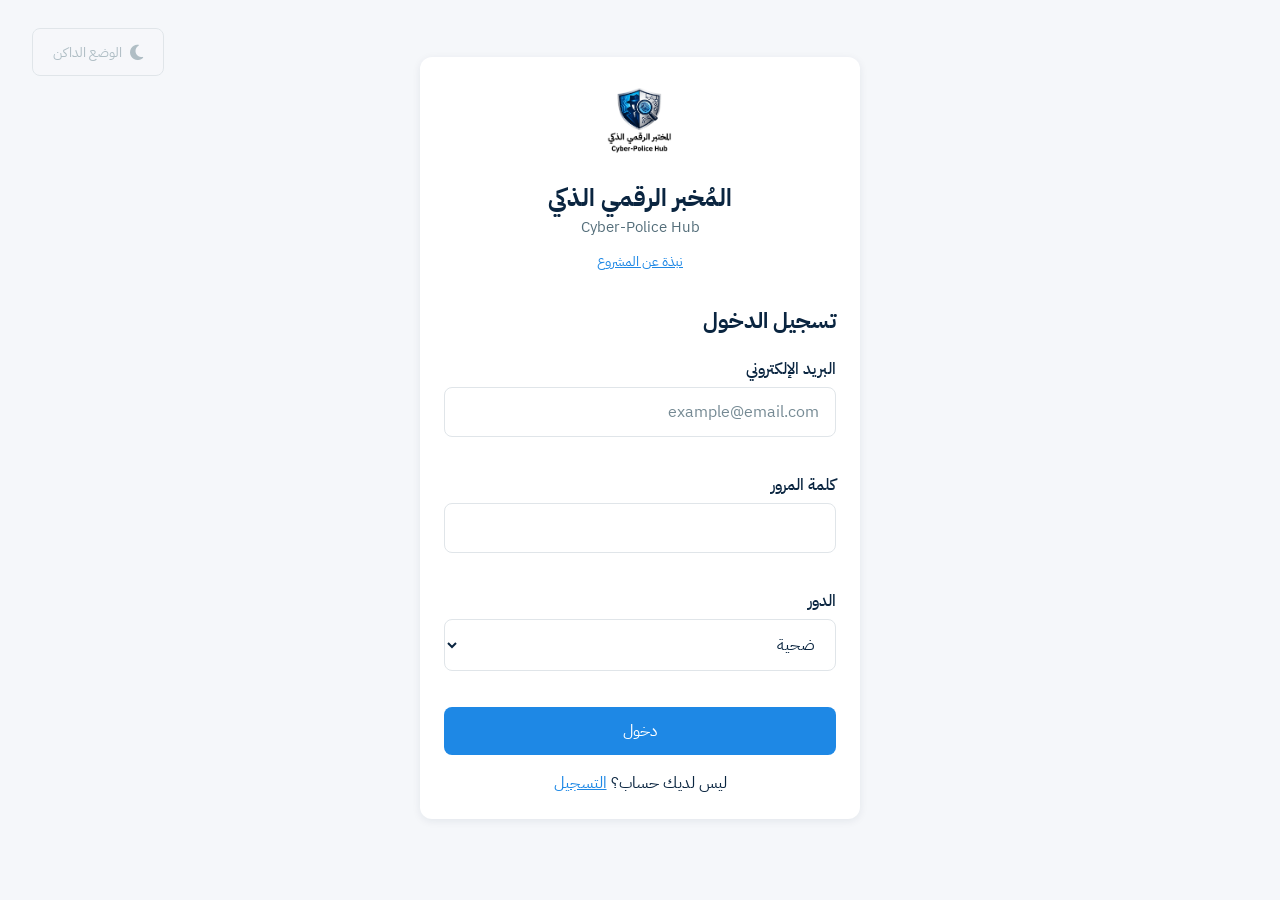
<file: index.html>
<!DOCTYPE html>
<html lang="ar" dir="rtl">
<head>
  <meta charset="UTF-8">
  <meta name="viewport" content="width=device-width, initial-scale=1.0">
  <link rel="stylesheet" href="https://cdnjs.cloudflare.com/ajax/libs/font-awesome/6.5.1/css/all.min.css" crossorigin="anonymous" referrerpolicy="no-referrer" />
  <title>المُخبر الرقمي الذكي – تسجيل الدخول</title>
  <link rel="stylesheet" href="static/css/style.css">
</head>
<body>
  <button class="theme-toggle theme-toggle-float" id="themeToggle" title="تبديل الوضع">
    <span id="themeIcon"></span>
    <span id="themeLabel"></span>
  </button>
  <div class="login-page">
    <div class="login-card card">
      <div class="login-logo">
        <img src="assets/images/Logo.png" alt="الشعار">
        <h1>المُخبر الرقمي الذكي</h1>
        <p>Cyber-Police Hub</p>
        <a href="about.html" class="about-link">نبذة عن المشروع</a>
      </div>
      <div id="loginForm" class="login-form">
        <h2>تسجيل الدخول</h2>
        <div id="loginAlert" class="alert hidden"></div>
        <form id="loginFormEl">
          <div class="form-row">
            <label>البريد الإلكتروني</label>
            <input type="email" name="email" required placeholder="example@email.com">
          </div>
          <div class="form-row">
            <label>كلمة المرور</label>
            <input type="password" name="password" required>
          </div>
          <div class="form-row">
            <label>الدور</label>
            <select name="role" id="loginRole">
              <option value="victim">ضحية</option>
              <option value="investigator">محقق</option>
            </select>
          </div>
          <button type="submit" class="btn btn-primary btn-block">دخول</button>
        </form>
        <p class="switch-form">ليس لديك حساب؟ <a href="#" id="showRegister">التسجيل</a></p>
      </div>
      <div id="registerForm" class="login-form hidden">
        <h2>التسجيل</h2>
        <div id="registerAlert" class="alert hidden"></div>
        <form id="registerFormEl">
          <div class="form-row">
            <label>الاسم الكامل</label>
            <input type="text" name="full_name" required>
          </div>
          <div class="form-row">
            <label>البريد الإلكتروني</label>
            <input type="email" name="email" required>
          </div>
          <div class="form-row">
            <label>كلمة المرور</label>
            <input type="password" name="password" required>
          </div>
          <div class="form-row">
            <label>الدور</label>
            <select name="user_type" id="regRole">
              <option value="victim">ضحية</option>
              <option value="investigator">محقق</option>
            </select>
          </div>
          <div class="form-row" id="regResidencyRow">
            <label>الإقامة</label>
            <select name="residency_status">
              <option value="سعودي">سعودي</option>
              <option value="غير سعودي">غير سعودي</option>
            </select>
          </div>
          <div class="form-row" id="regNationalIdRow">
            <label>رقم الهوية الوطنية</label>
            <input type="text" name="national_id" placeholder="للسعوديين">
          </div>
          <div class="form-row hidden" id="regIqamaRow">
            <label>رقم الإقامة</label>
            <input type="text" name="iqama_number" placeholder="إجباري لغير السعوديين">
          </div>
          <div class="form-row hidden" id="regBadgeRow">
            <label>رقم الشارة</label>
            <input type="text" name="badge_number">
          </div>
          <div class="form-row hidden" id="regDeptRow">
            <label>القسم</label>
            <input type="text" name="department">
          </div>
          <button type="submit" class="btn btn-primary btn-block">تسجيل</button>
        </form>
        <p class="switch-form">لديك حساب؟ <a href="#" id="showLogin">تسجيل الدخول</a></p>
      </div>
    </div>
  </div>

  <style>
    .login-page { min-height: 100vh; display: flex; align-items: center; justify-content: center; padding: 24px; }
    .login-card { max-width: 440px; width: 100%; }
    .login-logo { text-align: center; margin-bottom: 32px; }
    .login-logo img { height: 80px; margin-bottom: 12px; }
    .login-logo h1 { font-size: 1.5rem; color: var(--text-primary); }
    .login-logo p { color: var(--text-secondary); font-size: 0.95rem; }
    .btn-block { width: 100%; }
    .switch-form { text-align: center; margin-top: 16px; }
    .switch-form a { color: var(--tech-blue); }
    .theme-toggle-float { position: fixed; top: 16px; left: 16px; z-index: 200; }
    .about-link { display: inline-block; margin-top: 12px; color: var(--tech-blue); font-size: 0.9rem; }
  </style>

  <script src="static/js/theme.js"></script>
  <script src="static/js/config.js"></script>
  <script src="static/js/auth.js"></script>
  <script src="static/js/login.js"></script>
</body>
</html>
</file>
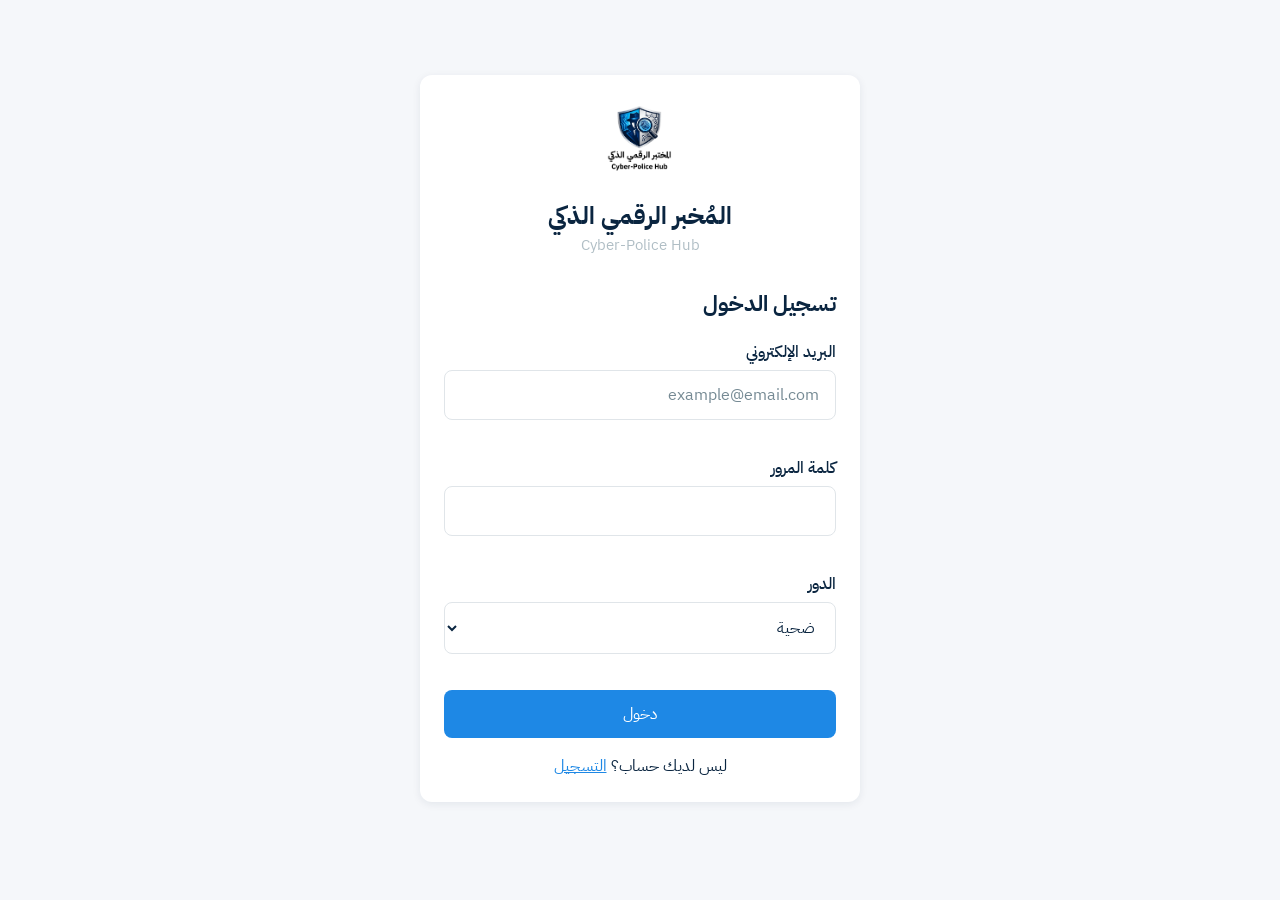
<file: static/index.html>
<!DOCTYPE html>
<html lang="ar" dir="rtl">
<head>
  <meta charset="UTF-8">
  <meta name="viewport" content="width=device-width, initial-scale=1.0">
  <link rel="stylesheet" href="https://cdnjs.cloudflare.com/ajax/libs/font-awesome/6.5.1/css/all.min.css" crossorigin="anonymous" referrerpolicy="no-referrer" />
  <title>المُخبر الرقمي الذكي – تسجيل الدخول</title>
  <link rel="stylesheet" href="css/style.css">
</head>
<body>
  <div class="login-page">
    <div class="login-card card">
      <div class="login-logo">
        <img src="../assets/images/Logo.png" alt="الشعار">
        <h1>المُخبر الرقمي الذكي</h1>
        <p>Cyber-Police Hub</p>
      </div>
      <div id="loginForm" class="login-form">
        <h2>تسجيل الدخول</h2>
        <div id="loginAlert" class="alert hidden"></div>
        <form id="loginFormEl">
          <div class="form-row">
            <label>البريد الإلكتروني</label>
            <input type="email" name="email" required placeholder="example@email.com">
          </div>
          <div class="form-row">
            <label>كلمة المرور</label>
            <input type="password" name="password" required>
          </div>
          <div class="form-row">
            <label>الدور</label>
            <select name="role" id="loginRole">
              <option value="victim">ضحية</option>
              <option value="investigator">محقق</option>
            </select>
          </div>
          <button type="submit" class="btn btn-primary btn-block">دخول</button>
        </form>
        <p class="switch-form">ليس لديك حساب؟ <a href="#" id="showRegister">التسجيل</a></p>
      </div>
      <div id="registerForm" class="login-form hidden">
        <h2>التسجيل</h2>
        <div id="registerAlert" class="alert hidden"></div>
        <form id="registerFormEl">
          <div class="form-row">
            <label>الاسم الكامل</label>
            <input type="text" name="full_name" required>
          </div>
          <div class="form-row">
            <label>البريد الإلكتروني</label>
            <input type="email" name="email" required>
          </div>
          <div class="form-row">
            <label>كلمة المرور</label>
            <input type="password" name="password" required>
          </div>
          <div class="form-row">
            <label>الدور</label>
            <select name="user_type" id="regRole">
              <option value="victim">ضحية</option>
              <option value="investigator">محقق</option>
            </select>
          </div>
          <div class="form-row" id="regResidencyRow">
            <label>الإقامة</label>
            <select name="residency_status">
              <option value="سعودي">سعودي</option>
              <option value="غير سعودي">غير سعودي</option>
            </select>
          </div>
          <div class="form-row" id="regNationalIdRow">
            <label>رقم الهوية الوطنية</label>
            <input type="text" name="national_id" placeholder="للسعوديين">
          </div>
          <div class="form-row hidden" id="regIqamaRow">
            <label>رقم الإقامة</label>
            <input type="text" name="iqama_number" placeholder="إجباري لغير السعوديين">
          </div>
          <div class="form-row hidden" id="regBadgeRow">
            <label>رقم الشارة</label>
            <input type="text" name="badge_number">
          </div>
          <div class="form-row hidden" id="regDeptRow">
            <label>القسم</label>
            <input type="text" name="department">
          </div>
          <button type="submit" class="btn btn-primary btn-block">تسجيل</button>
        </form>
        <p class="switch-form">لديك حساب؟ <a href="#" id="showLogin">تسجيل الدخول</a></p>
      </div>
    </div>
  </div>

  <style>
    .login-page { min-height: 100vh; display: flex; align-items: center; justify-content: center; padding: 24px; }
    .login-card { max-width: 440px; width: 100%; }
    .login-logo { text-align: center; margin-bottom: 32px; }
    .login-logo img { height: 80px; margin-bottom: 12px; }
    .login-logo h1 { font-size: 1.5rem; color: var(--dark-blue); }
    .login-logo p { color: var(--silver); font-size: 0.95rem; }
    .btn-block { width: 100%; }
    .switch-form { text-align: center; margin-top: 16px; }
    .switch-form a { color: var(--tech-blue); }
  </style>

  <script src="js/config.js"></script>
  <script src="js/auth.js"></script>
  <script src="js/login.js"></script>
</body>
</html>
</file>
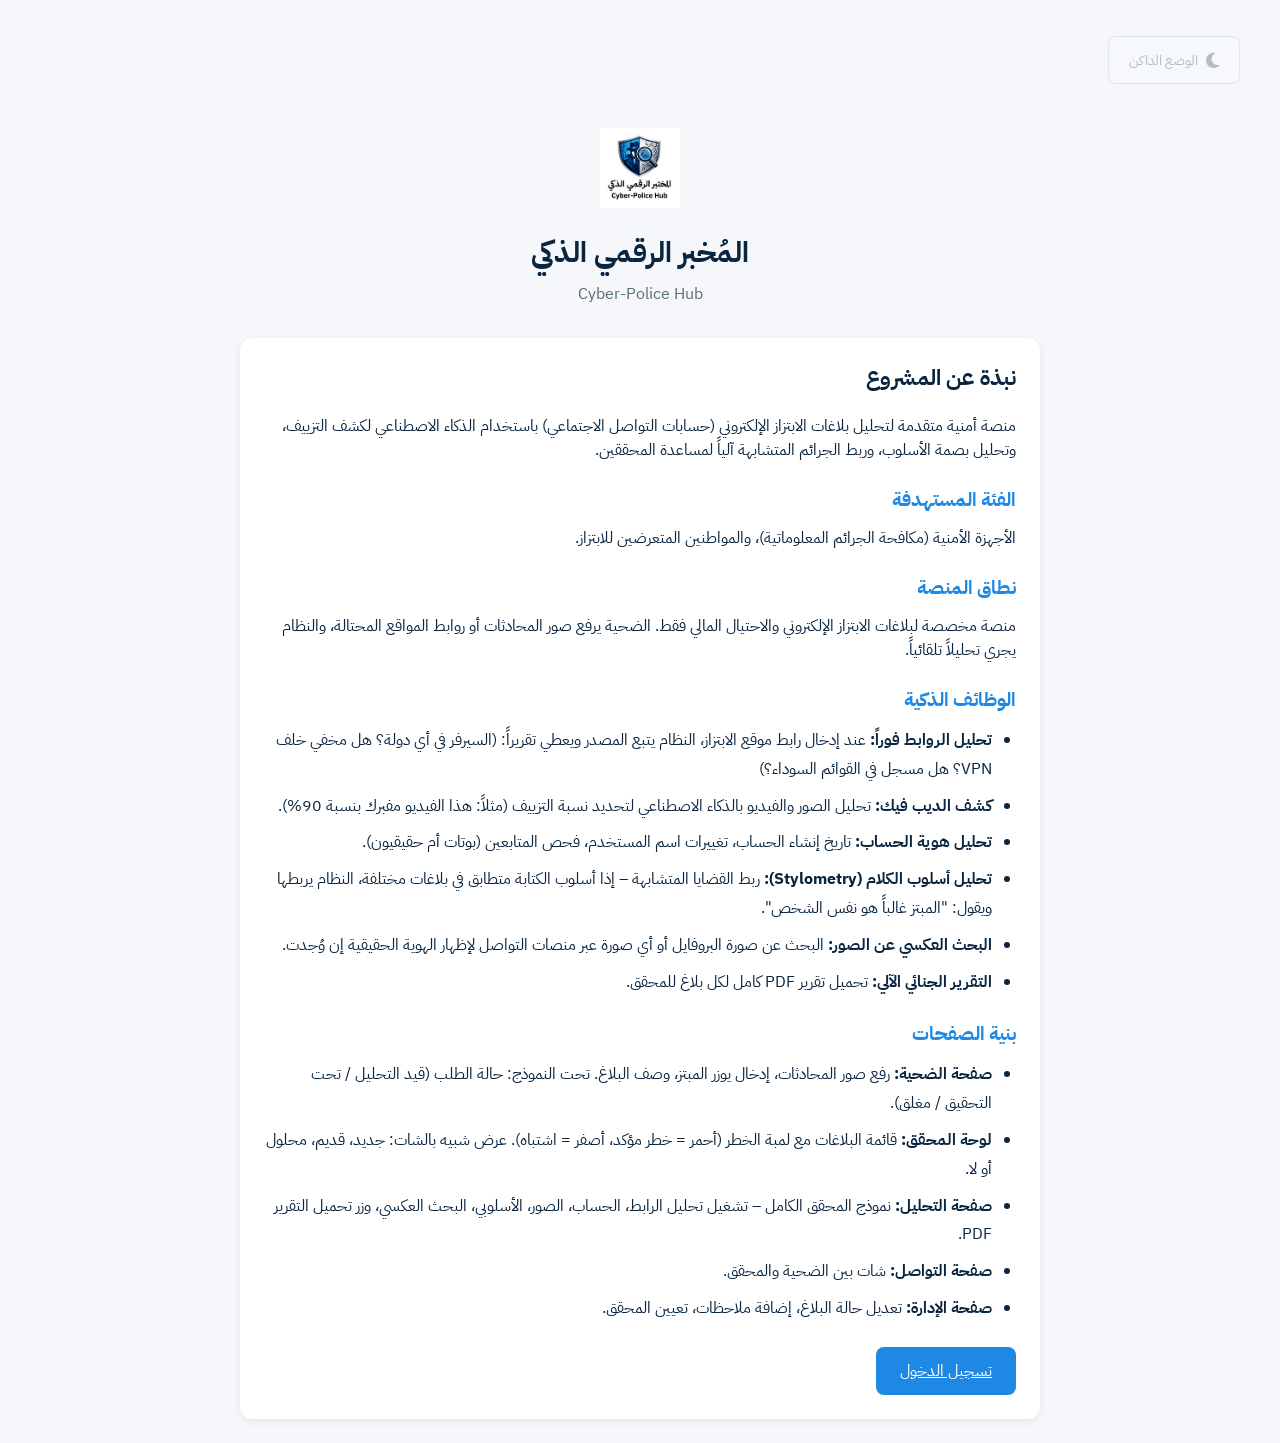
<file: about.html>
<!DOCTYPE html>
<html lang="ar" dir="rtl">
<head>
  <meta charset="UTF-8">
  <meta name="viewport" content="width=device-width, initial-scale=1.0">
  <link rel="stylesheet" href="https://cdnjs.cloudflare.com/ajax/libs/font-awesome/6.5.1/css/all.min.css" crossorigin="anonymous" referrerpolicy="no-referrer" />
  <title>نبذة عن المشروع – المُخبر الرقمي الذكي</title>
  <link rel="stylesheet" href="static/css/style.css">
</head>
<body>
  <div class="about-page">
    <button class="theme-toggle theme-toggle-float" id="themeToggle" title="تبديل الوضع">
      <span id="themeIcon"></span>
      <span id="themeLabel"></span>
    </button>
    <header class="about-header">
      <img src="assets/images/Logo.png" alt="الشعار">
      <h1>المُخبر الرقمي الذكي</h1>
      <p>Cyber-Police Hub</p>
    </header>
    <main class="about-content card">
      <h2>نبذة عن المشروع</h2>
      <p>منصة أمنية متقدمة لتحليل بلاغات الابتزاز الإلكتروني (حسابات التواصل الاجتماعي) باستخدام الذكاء الاصطناعي لكشف التزييف، وتحليل بصمة الأسلوب، وربط الجرائم المتشابهة آلياً لمساعدة المحققين.</p>

      <h3>الفئة المستهدفة</h3>
      <p>الأجهزة الأمنية (مكافحة الجرائم المعلوماتية)، والمواطنين المتعرضين للابتزاز.</p>

      <h3>نطاق المنصة</h3>
      <p>منصة مخصصة لبلاغات الابتزاز الإلكتروني والاحتيال المالي فقط. الضحية يرفع صور المحادثات أو روابط المواقع المحتالة، والنظام يجري تحليلاً تلقائياً.</p>

      <h3>الوظائف الذكية</h3>
      <ul>
        <li><strong>تحليل الروابط فوراً:</strong> عند إدخال رابط موقع الابتزاز، النظام يتبع المصدر ويعطي تقريراً: (السيرفر في أي دولة؟ هل مخفي خلف VPN؟ هل مسجل في القوائم السوداء؟)</li>
        <li><strong>كشف الديب فيك:</strong> تحليل الصور والفيديو بالذكاء الاصطناعي لتحديد نسبة التزييف (مثلاً: هذا الفيديو مفبرك بنسبة 90%).</li>
        <li><strong>تحليل هوية الحساب:</strong> تاريخ إنشاء الحساب، تغييرات اسم المستخدم، فحص المتابعين (بوتات أم حقيقيون).</li>
        <li><strong>تحليل أسلوب الكلام (Stylometry):</strong> ربط القضايا المتشابهة – إذا أسلوب الكتابة متطابق في بلاغات مختلفة، النظام يربطها ويقول: "المبتز غالباً هو نفس الشخص".</li>
        <li><strong>البحث العكسي عن الصور:</strong> البحث عن صورة البروفايل أو أي صورة عبر منصات التواصل لإظهار الهوية الحقيقية إن وُجدت.</li>
        <li><strong>التقرير الجنائي الآلي:</strong> تحميل تقرير PDF كامل لكل بلاغ للمحقق.</li>
      </ul>

      <h3>بنية الصفحات</h3>
      <ul>
        <li><strong>صفحة الضحية:</strong> رفع صور المحادثات، إدخال يوزر المبتز، وصف البلاغ. تحت النموذج: حالة الطلب (قيد التحليل / تحت التحقيق / مغلق).</li>
        <li><strong>لوحة المحقق:</strong> قائمة البلاغات مع لمبة الخطر (أحمر = خطر مؤكد، أصفر = اشتباه). عرض شبيه بالشات: جديد، قديم، محلول أو لا.</li>
        <li><strong>صفحة التحليل:</strong> نموذج المحقق الكامل – تشغيل تحليل الرابط، الحساب، الصور، الأسلوبي، البحث العكسي، وزر تحميل التقرير PDF.</li>
        <li><strong>صفحة التواصل:</strong> شات بين الضحية والمحقق.</li>
        <li><strong>صفحة الإدارة:</strong> تعديل حالة البلاغ، إضافة ملاحظات، تعيين المحقق.</li>
      </ul>

      <a href="index.html" class="btn btn-primary">تسجيل الدخول</a>
    </main>
  </div>

  <style>
    .about-page { min-height: 100vh; padding: 24px; }
    .about-header { text-align: center; padding: 32px 0; }
    .about-header img { height: 80px; margin-bottom: 16px; }
    .about-header h1 { font-size: 1.8rem; color: var(--text-primary); margin-bottom: 8px; }
    .about-header p { color: var(--text-secondary); }
    .about-content { max-width: 800px; margin: 0 auto; }
    .about-content h3 { margin: 24px 0 12px; color: var(--tech-blue); }
    .about-content ul { margin: 12px 0 24px; padding-right: 24px; line-height: 1.8; }
    .about-content li { margin-bottom: 8px; }
  </style>

  <script src="static/js/theme.js"></script>
</body>
</html>
</file>
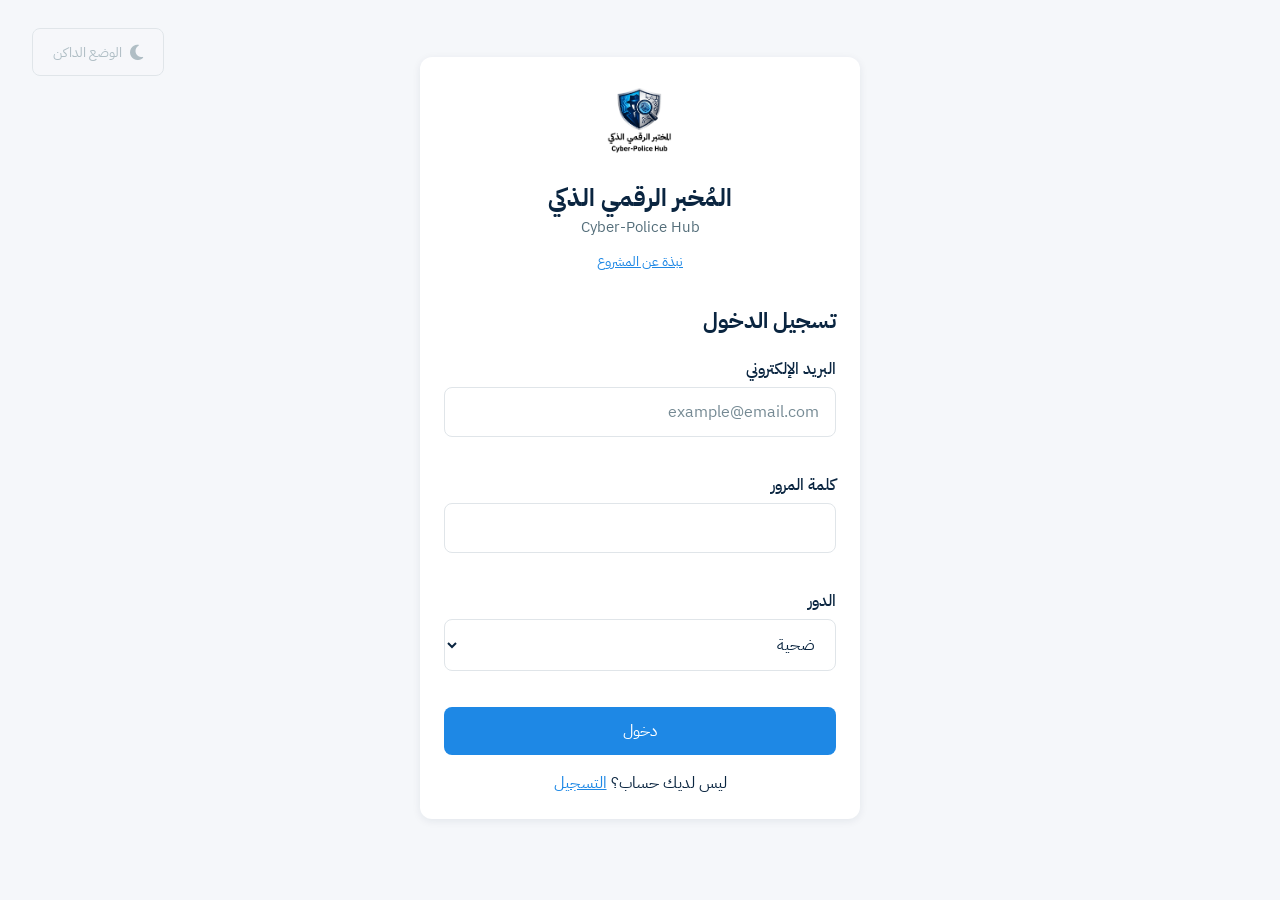
<file: admin.html>
<!DOCTYPE html>
<html lang="ar" dir="rtl">
<head>
  <meta charset="UTF-8">
  <meta name="viewport" content="width=device-width, initial-scale=1.0">
  <link rel="stylesheet" href="https://cdnjs.cloudflare.com/ajax/libs/font-awesome/6.5.1/css/all.min.css" crossorigin="anonymous" referrerpolicy="no-referrer" />
  <title>صفحة الإدارة – المُخبر الرقمي الذكي</title>
  <link rel="stylesheet" href="static/css/style.css">
</head>
<body>
  <button class="mobile-menu-btn" id="sidebarToggle" aria-label="القائمة"><i class="fa-solid fa-bars" aria-hidden="true"></i></button>
  <div id="sidebarOverlay" class="sidebar-overlay hidden"></div>
  <aside class="sidebar">
    <div class="sidebar-logo">
      <img src="assets/images/Logo.png" alt="الشعار">
      <h1>الإدارة</h1>
    </div>
    <button class="theme-toggle" id="themeToggle">
      <span id="themeIcon"></span>
      <span id="themeLabel">الوضع الداكن</span>
    </button>
    <div class="sidebar-notif">
      <button type="button" class="notif-bell" id="notifBell" aria-label="الإشعارات"><i class="fa-solid fa-bell" aria-hidden="true"></i><span id="notifBadge" class="notif-badge hidden">0</span></button>
      <div id="notifPanel" class="notif-panel hidden">
        <div class="notif-panel-head">
          <span>الإشعارات</span>
          <button type="button" class="notif-mark-all" id="notifMarkAll">تعليم الكل كمقروء</button>
        </div>
        <div id="notifList" class="notif-list"></div>
      </div>
    </div>
    <nav class="sidebar-nav">
      <a href="investigator.html">البلاغات</a>
      <a href="admin.html" class="active">الإدارة</a>
      <a href="about.html">نبذة عن المشروع</a>
      <a href="#" id="logout">تسجيل الخروج</a>
    </nav>
  </aside>
  <main class="main-content">
    <div class="card">
      <h2>إدارة البلاغات</h2>
      <div id="adminReportSelect">
        <label>اختر البلاغ</label>
        <select id="reportSelect">
          <option value="">-- اختر --</option>
        </select>
      </div>
      <div id="adminForm" class="hidden">
        <div class="form-row">
          <label>حالة البلاغ</label>
          <select id="statusSelect">
            <option value="قيد الانتظار">قيد الانتظار</option>
            <option value="تحت التحقيق">تحت التحقيق</option>
            <option value="منتهي">منتهي</option>
          </select>
        </div>
        <div class="form-row">
          <label>مرحلة القضية</label>
          <input type="text" id="caseStage" placeholder="مثال: التحقق من الهوية">
        </div>
        <div class="form-row">
          <label>ملاحظات تحقيق</label>
          <textarea id="notes" rows="4" placeholder="أضف ملاحظات..."></textarea>
        </div>
        <div class="form-row">
          <label>المحقق</label>
          <select id="investigatorSelect">
            <option value="">-- تعيين محقق --</option>
          </select>
        </div>
        <button class="btn btn-primary" id="saveBtn">حفظ التحديثات</button>
      </div>
    </div>
  </main>

  <script src="static/js/theme.js"></script>
  <script src="static/js/config.js"></script>
  <script src="static/js/auth.js"></script>
  <script src="static/js/notifications.js"></script>
  <script src="static/js/admin.js"></script>
</body>
</html>
</file>
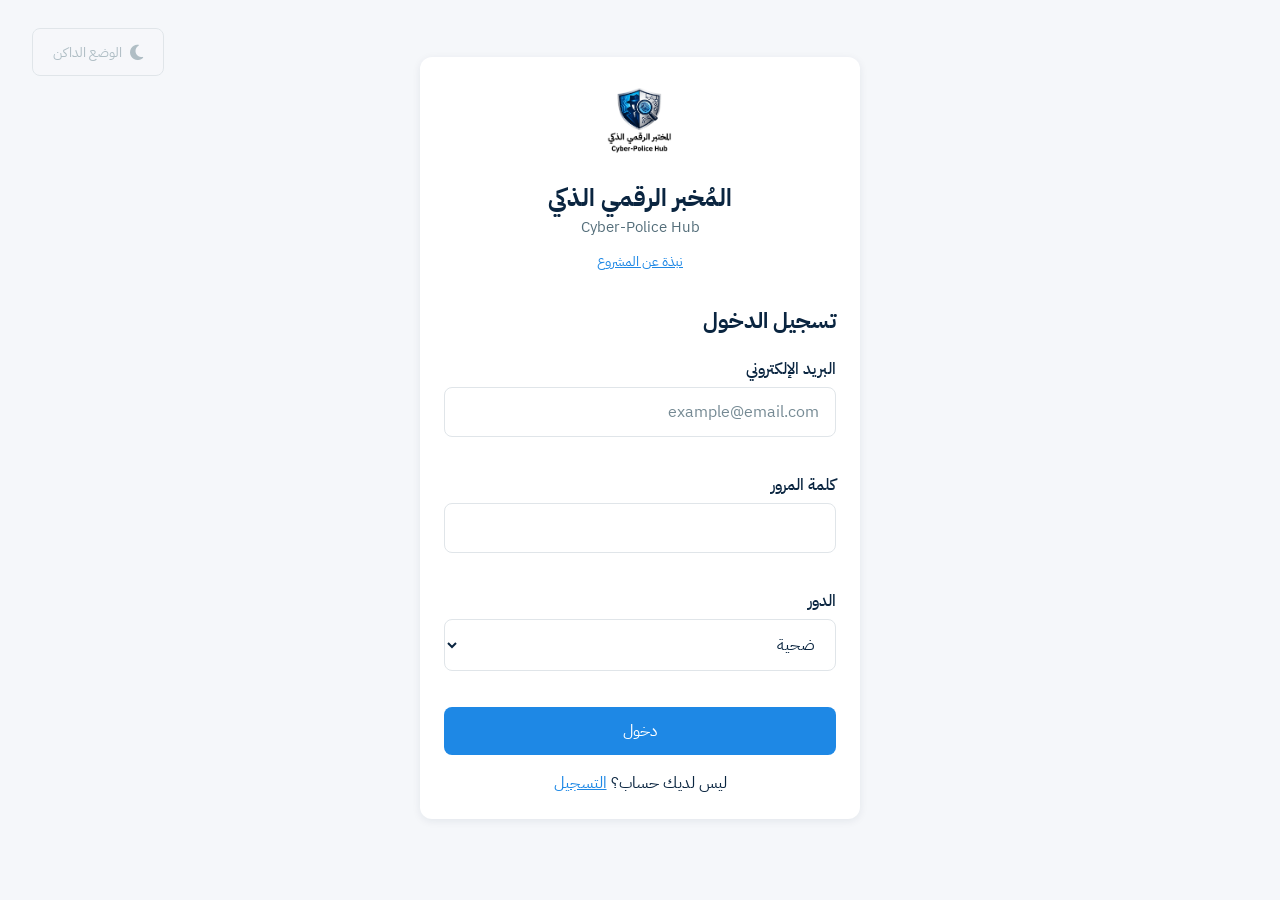
<file: analysis.html>
<!DOCTYPE html>
<html lang="ar" dir="rtl">
<head>
  <meta charset="UTF-8">
  <meta name="viewport" content="width=device-width, initial-scale=1.0">
  <link rel="stylesheet" href="https://cdnjs.cloudflare.com/ajax/libs/font-awesome/6.5.1/css/all.min.css" crossorigin="anonymous" referrerpolicy="no-referrer" />
  <title>صفحة التحليل – المُخبر الرقمي الذكي</title>
  <link rel="stylesheet" href="static/css/style.css">
</head>
<body>
  <button class="mobile-menu-btn" id="sidebarToggle" aria-label="القائمة"><i class="fa-solid fa-bars" aria-hidden="true"></i></button>
  <div id="sidebarOverlay" class="sidebar-overlay hidden"></div>
  <aside class="sidebar">
    <div class="sidebar-logo">
      <img src="assets/images/Logo.png" alt="الشعار">
      <h1>صفحة التحليل</h1>
    </div>
    <button class="theme-toggle" id="themeToggle">
      <span id="themeIcon"></span>
      <span id="themeLabel">الوضع الداكن</span>
    </button>
    <div class="sidebar-notif">
      <button type="button" class="notif-bell" id="notifBell" aria-label="الإشعارات"><i class="fa-solid fa-bell" aria-hidden="true"></i><span id="notifBadge" class="notif-badge hidden">0</span></button>
      <div id="notifPanel" class="notif-panel hidden">
        <div class="notif-panel-head">
          <span>الإشعارات</span>
          <button type="button" class="notif-mark-all" id="notifMarkAll">تعليم الكل كمقروء</button>
        </div>
        <div id="notifList" class="notif-list"></div>
      </div>
    </div>
    <nav class="sidebar-nav">
      <a href="#" id="backLink">رجوع</a>
      <a href="chat.html" id="chatLink">التواصل</a>
      <a href="about.html">نبذة عن المشروع</a>
      <a href="#" id="logout">تسجيل الخروج</a>
    </nav>
  </aside>
  <main class="main-content">
    <div id="reportInfo" class="card"></div>

    <div id="investigatorStatusCard" class="card investigator-status-card hidden">
      <h2>حالة البلاغ (للمحقق)</h2>
      <p class="tools-desc">لا تُسجَّل أي تغييرات في الخادم حتى تضغط «حفظ الحالة». مجرد فتح هذه الصفحة لا يغيّر حالة البلاغ للضحية.</p>
      <div class="form-row">
        <label for="reportStatusSelect">الحالة الظاهرة للمبلّغ عن البلاغ</label>
        <select id="reportStatusSelect">
          <option value="قيد الانتظار">قيد الانتظار</option>
          <option value="تحت التحقيق">تحت التحقيق</option>
          <option value="منتهي">منتهي</option>
        </select>
      </div>
      <button type="button" class="btn btn-primary" id="saveReportStatusBtn">حفظ الحالة</button>
      <p id="statusSaveFeedback" class="form-hint hidden" role="status"></p>
    </div>

    <!-- نموذج الذكاء الاصطناعي المدرب -->
    <div class="card ai-model-card">
      <div class="ai-model-header">
        <span class="ai-model-badge">نموذج الذكاء الاصطناعي المدرب</span>
        <h2>التحليل الذكي الآلي</h2>
        <p>تحليل تلقائي يعتمد على نماذج مدربة لكشف التزييف، تحليل الأسلوب، ورصد التهديدات</p>
      </div>
      <div id="aiModelOutput" class="ai-model-output">
        <div class="ai-loading">جاري تحميل التوصيات الذكية...</div>
      </div>
    </div>

    <!-- نموذج المحقق للتحليل -->
    <div class="card analysis-tools-card">
      <h2>نموذج التحليل – أدوات المحقق</h2>
      <p class="tools-desc">قم بتشغيل أدوات التحليل على بيانات البلاغ أو أدخل بيانات جديدة</p>

      <div class="analysis-tabs">
        <button class="analysis-tab active" data-tab="link">تحليل الرابط</button>
        <button class="analysis-tab" data-tab="account">تحليل الحساب</button>
        <button class="analysis-tab" data-tab="image">كشف الديب فيك / الصور</button>
        <button class="analysis-tab" data-tab="stylometry">التحليل الأسلوبي</button>
        <button class="analysis-tab" data-tab="reverse">البحث العكسي</button>
      </div>

      <div id="tabLink" class="analysis-tab-content active">
        <h3>تحليل الرابط فوراً</h3>
        <p>تتبع مصدر الرابط: دولة السيرفر، VPN، القوائم السوداء</p>
        <div class="form-inline-row">
          <input type="text" id="linkInput" placeholder="https://... أو رابط الموقع">
          <button type="button" class="btn btn-primary" id="runLinkAnalysis">تشغيل التحليل</button>
        </div>
        <div id="linkResult" class="analysis-result hidden"></div>
      </div>

      <div id="tabAccount" class="analysis-tab-content">
        <h3>تحليل هوية الحساب</h3>
        <p>تاريخ الإنشاء، تغييرات اليوزر، المتابعين (بوتات أم حقيقيون)</p>
        <div class="form-row">
          <input type="text" id="accountUsername" placeholder="@username أو اسم المستخدم">
          <select id="accountPlatform">
            <option value="إنستقرام">إنستقرام</option>
            <option value="تويتر">تويتر</option>
            <option value="تيليجرام">تيليجرام</option>
          </select>
          <button type="button" class="btn btn-primary" id="runAccountAnalysis">تشغيل التحليل</button>
        </div>
        <div id="accountResult" class="analysis-result hidden"></div>
      </div>

      <div id="tabImage" class="analysis-tab-content">
        <h3>كشف التزييف (Deepfake) واستخراج EXIF</h3>
        <p>تحليل البكسلات للتأكد من صحة الصورة، استخراج البيانات المخفية</p>
        <div class="form-row">
          <input type="file" id="imageInput" accept="image/*">
          <button type="button" class="btn btn-primary" id="runImageAnalysis">تشغيل التحليل</button>
        </div>
        <div id="imageResult" class="analysis-result hidden"></div>
      </div>

      <div id="tabStylometry" class="analysis-tab-content">
        <h3>تحليل أسلوب الكلام (Stylometry)</h3>
        <p>اللهجة، الكلمات المتكررة، الأخطاء الإملائية – ربط القضايا المتشابهة</p>
        <div class="form-row">
          <textarea id="stylometryInput" rows="5" placeholder="النص المستخرج من صور المحادثة (OCR) أو الصق النص هنا"></textarea>
          <button type="button" class="btn btn-primary" id="runStylometryAnalysis">تشغيل التحليل</button>
        </div>
        <div id="stylometryResult" class="analysis-result hidden"></div>
      </div>

      <div id="tabReverse" class="analysis-tab-content">
        <h3>البحث العكسي عن الصور</h3>
        <p>البحث عن صورة البروفايل في منصات التواصل (تويتر، فيسبوك، لينكد إن)</p>
        <div class="form-row">
          <input type="file" id="reverseImageInput" accept="image/*">
          <button type="button" class="btn btn-primary" id="runReverseAnalysis">تشغيل البحث</button>
        </div>
        <div id="reverseResult" class="analysis-result hidden"></div>
      </div>
    </div>

    <!-- نتائج التحليل المحفوظة -->
    <div class="card">
      <h2>نتائج التحليل المحفوظة</h2>
      <div id="savedAnalyses"></div>
    </div>

    <!-- التقرير الجنائي الآلي -->
    <div class="card">
      <h2>التقرير الجنائي الآلي</h2>
      <p>تحميل تقرير PDF كامل يحتوي على جميع نتائج التحليل</p>
      <button class="btn btn-primary btn-download" id="generatePdf">تحميل التقرير PDF</button>
    </div>
  </main>

  <script src="static/js/theme.js"></script>
  <script src="static/js/config.js"></script>
  <script src="static/js/auth.js"></script>
  <script src="static/js/notifications.js"></script>
  <script src="static/js/analysis.js"></script>
</body>
</html>
</file>
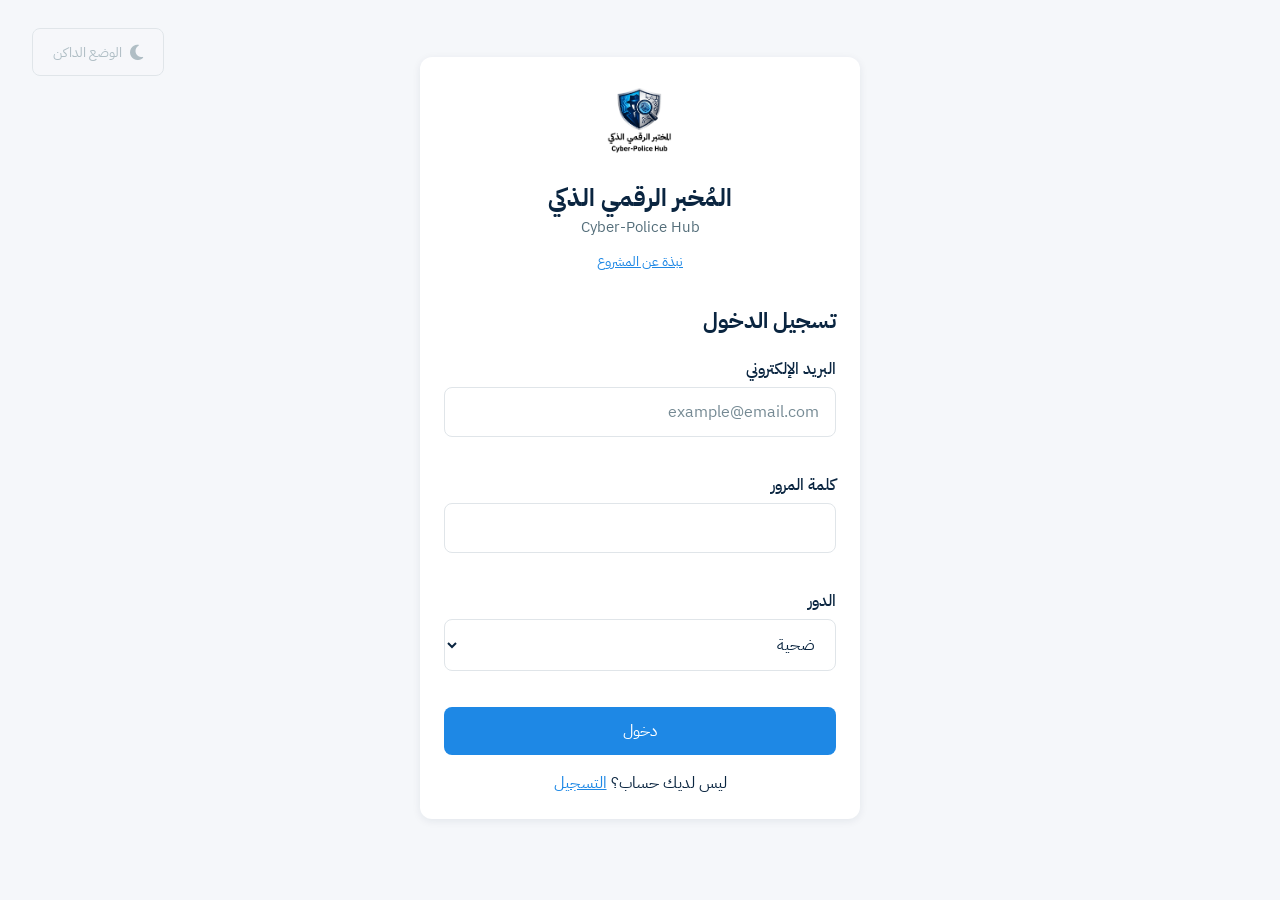
<file: chat.html>
<!DOCTYPE html>
<html lang="ar" dir="rtl">
<head>
  <meta charset="UTF-8">
  <meta name="viewport" content="width=device-width, initial-scale=1.0">
  <link rel="stylesheet" href="https://cdnjs.cloudflare.com/ajax/libs/font-awesome/6.5.1/css/all.min.css" crossorigin="anonymous" referrerpolicy="no-referrer" />
  <title>صفحة التواصل – المُخبر الرقمي الذكي</title>
  <link rel="stylesheet" href="static/css/style.css">
</head>
<body>
  <button class="mobile-menu-btn" id="sidebarToggle" aria-label="القائمة"><i class="fa-solid fa-bars" aria-hidden="true"></i></button>
  <div id="sidebarOverlay" class="sidebar-overlay hidden"></div>
  <aside class="sidebar">
    <div class="sidebar-logo">
      <img src="assets/images/Logo.png" alt="الشعار">
      <h1>التواصل</h1>
    </div>
    <button class="theme-toggle" id="themeToggle">
      <span id="themeIcon"></span>
      <span id="themeLabel">الوضع الداكن</span>
    </button>
    <div class="sidebar-notif">
      <button type="button" class="notif-bell" id="notifBell" aria-label="الإشعارات"><i class="fa-solid fa-bell" aria-hidden="true"></i><span id="notifBadge" class="notif-badge hidden">0</span></button>
      <div id="notifPanel" class="notif-panel hidden">
        <div class="notif-panel-head">
          <span>الإشعارات</span>
          <button type="button" class="notif-mark-all" id="notifMarkAll">تعليم الكل كمقروء</button>
        </div>
        <div id="notifList" class="notif-list"></div>
      </div>
    </div>
    <nav class="sidebar-nav">
      <a href="#" id="backLink">رجوع</a>
      <a href="about.html">نبذة عن المشروع</a>
      <a href="#" id="logout">تسجيل الخروج</a>
    </nav>
  </aside>
  <main class="main-content">
    <div class="card">
      <h2>اختر البلاغ للتواصل</h2>
      <select id="reportSelect">
        <option value="">-- اختر بلاغ --</option>
      </select>
    </div>
    <div class="card chat-card hidden" id="chatCard">
      <h2>المحادثة</h2>
      <div id="messagesContainer"></div>
      <div class="chat-input">
        <input type="text" id="messageInput" placeholder="اكتب رسالتك...">
        <button class="btn btn-primary" id="sendBtn">إرسال</button>
      </div>
    </div>
  </main>

  <style>
    .chat-card { display: flex; flex-direction: column; }
    #messagesContainer { max-height: 400px; overflow-y: auto; padding: 16px; background: var(--bg-primary); border-radius: 8px; margin-bottom: 16px; border: 1px solid var(--border-color); }
    .msg { padding: 12px; margin: 8px 0; border-radius: 8px; max-width: 80%; }
    .msg.sent { background: var(--tech-blue); color: white; margin-right: auto; }
    .msg.received { background: var(--silver); margin-left: auto; }
    .chat-input { display: flex; gap: 8px; }
    .chat-input input { flex: 1; margin-bottom: 0; }
  </style>

  <script src="static/js/theme.js"></script>
  <script src="static/js/config.js"></script>
  <script src="static/js/auth.js"></script>
  <script src="static/js/notifications.js"></script>
  <script src="static/js/chat.js"></script>
</body>
</html>
</file>
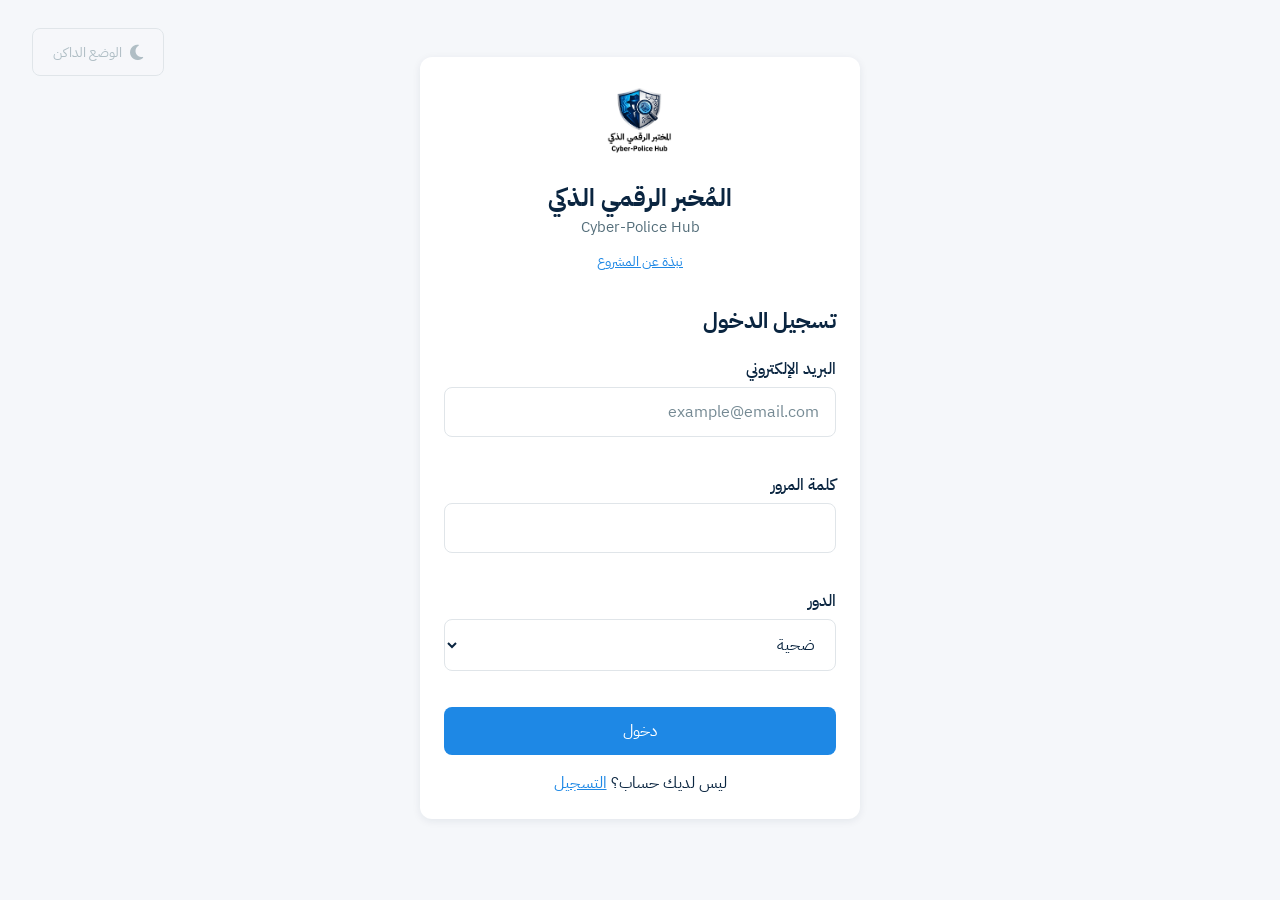
<file: investigator.html>
<!DOCTYPE html>
<html lang="ar" dir="rtl">
<head>
  <meta charset="UTF-8">
  <meta name="viewport" content="width=device-width, initial-scale=1.0">
  <link rel="stylesheet" href="https://cdnjs.cloudflare.com/ajax/libs/font-awesome/6.5.1/css/all.min.css" crossorigin="anonymous" referrerpolicy="no-referrer" />
  <title>لوحة المحقق – المُخبر الرقمي الذكي</title>
  <link rel="stylesheet" href="static/css/style.css">
</head>
<body>
  <button class="mobile-menu-btn" id="sidebarToggle" aria-label="القائمة"><i class="fa-solid fa-bars" aria-hidden="true"></i></button>
  <div id="sidebarOverlay" class="sidebar-overlay hidden"></div>
  <aside class="sidebar">
    <div class="sidebar-logo">
      <img src="assets/images/Logo.png" alt="الشعار">
      <h1>لوحة المحقق</h1>
    </div>
    <button class="theme-toggle" id="themeToggle">
      <span id="themeIcon"></span>
      <span id="themeLabel">الوضع الداكن</span>
    </button>
    <div class="sidebar-notif">
      <button type="button" class="notif-bell" id="notifBell" aria-label="الإشعارات"><i class="fa-solid fa-bell" aria-hidden="true"></i><span id="notifBadge" class="notif-badge hidden">0</span></button>
      <div id="notifPanel" class="notif-panel hidden">
        <div class="notif-panel-head">
          <span>الإشعارات</span>
          <button type="button" class="notif-mark-all" id="notifMarkAll">تعليم الكل كمقروء</button>
        </div>
        <div id="notifList" class="notif-list"></div>
      </div>
    </div>
    <nav class="sidebar-nav">
      <a href="investigator.html" class="active">البلاغات</a>
      <a href="chat.html">التواصل</a>
      <a href="admin.html">الإدارة</a>
      <a href="model-status.html">حالة النموذج</a>
      <a href="about.html">نبذة عن المشروع</a>
      <a href="#" id="logout">تسجيل الخروج</a>
    </nav>
  </aside>
  <main class="main-content">
    <div class="stats-cards">
      <div class="stat-card">
        <span class="stat-value" id="statTotal">0</span>
        <span class="stat-label">إجمالي البلاغات</span>
      </div>
      <div class="stat-card stat-new">
        <span class="stat-value" id="statNew">0</span>
        <span class="stat-label">جديد</span>
      </div>
      <div class="stat-card stat-investigating">
        <span class="stat-value" id="statInvestigating">0</span>
        <span class="stat-label">تحت التحقيق</span>
      </div>
      <div class="stat-card stat-done">
        <span class="stat-value" id="statDone">0</span>
        <span class="stat-label">منتهي</span>
      </div>
    </div>
    <div class="card dashboard-header">
      <h2>البلاغات</h2>
      <p class="dashboard-desc">عرض شبيه بالشات – جديد، قديم، محلول أو لا</p>
      <div class="dashboard-toolbar">
        <div class="search-box">
          <input type="text" id="searchInput" placeholder="بحث في البلاغات...">
        </div>
        <div class="filter-bar">
          <button class="btn btn-outline filter-btn active" data-filter="all">الكل</button>
          <button class="btn btn-outline filter-btn" data-filter="new">جديد</button>
          <button class="btn btn-outline filter-btn" data-filter="investigating">تحت التحليل</button>
          <button class="btn btn-outline filter-btn" data-filter="solved">محلول / غير محلول</button>
        </div>
      </div>
    </div>
    <div class="reports-chat-view" id="reportsList">
      <!-- عرض البلاغات كرسائل/بطاقات شبيهة بالشات -->
    </div>
  </main>

  <script src="static/js/theme.js"></script>
  <script src="static/js/config.js"></script>
  <script src="static/js/auth.js"></script>
  <script src="static/js/notifications.js"></script>
  <script src="static/js/investigator.js"></script>
</body>
</html>
</file>
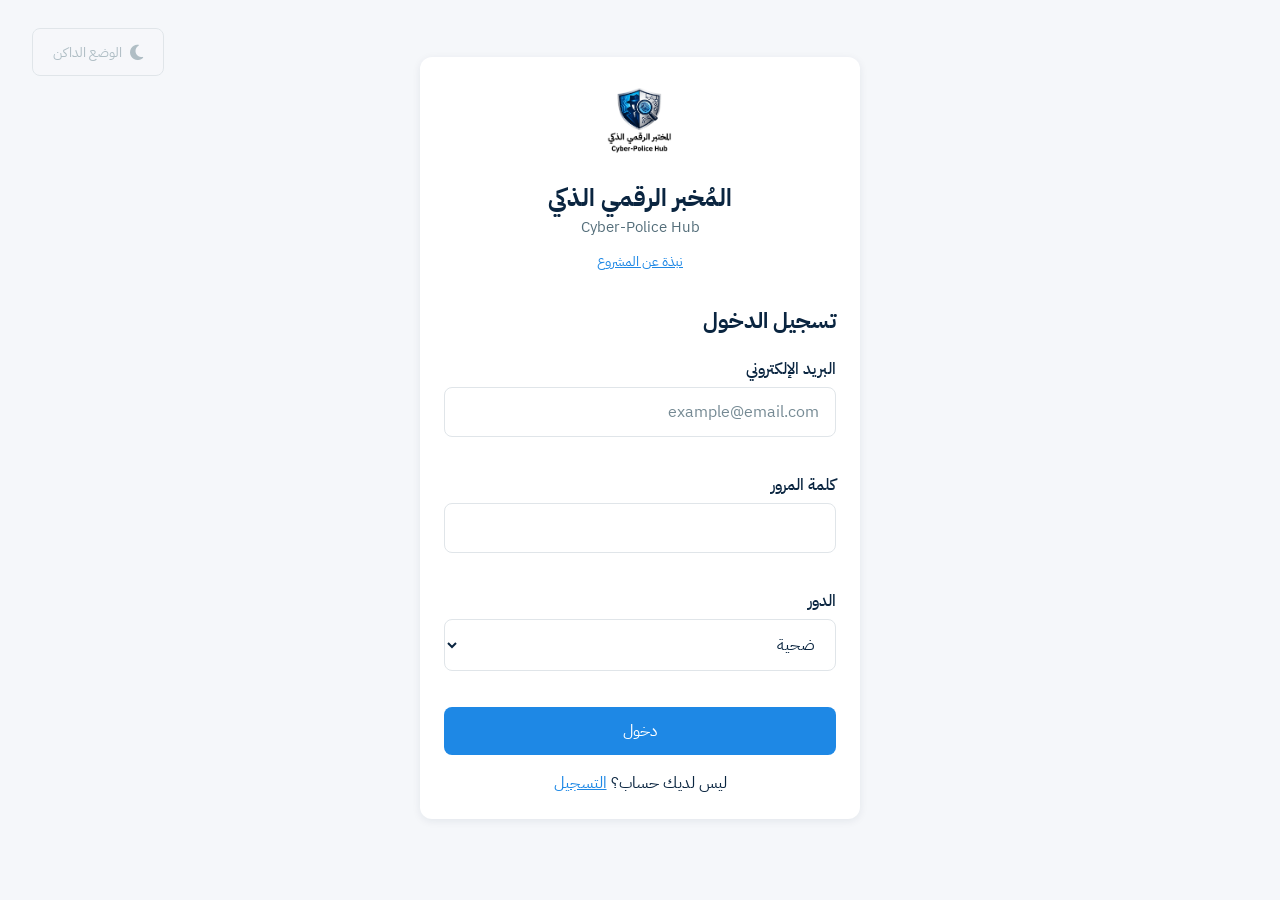
<file: model-status.html>
<!DOCTYPE html>
<html lang="ar" dir="rtl">
<head>
  <meta charset="UTF-8">
  <meta name="viewport" content="width=device-width, initial-scale=1.0">
  <link rel="stylesheet" href="https://cdnjs.cloudflare.com/ajax/libs/font-awesome/6.5.1/css/all.min.css" crossorigin="anonymous" referrerpolicy="no-referrer" />
  <title>حالة نموذج الذكاء الاصطناعي – المُخبر الرقمي الذكي</title>
  <link rel="stylesheet" href="static/css/style.css">
</head>
<body>
  <button class="mobile-menu-btn" id="sidebarToggle" aria-label="القائمة"><i class="fa-solid fa-bars" aria-hidden="true"></i></button>
  <div id="sidebarOverlay" class="sidebar-overlay hidden"></div>
  <aside class="sidebar">
    <div class="sidebar-logo">
      <img src="assets/images/Logo.png" alt="الشعار">
      <h1>حالة النموذج</h1>
    </div>
    <button class="theme-toggle" id="themeToggle">
      <span id="themeIcon"></span>
      <span id="themeLabel">الوضع الداكن</span>
    </button>
    <div class="sidebar-notif">
      <button type="button" class="notif-bell" id="notifBell" aria-label="الإشعارات"><i class="fa-solid fa-bell" aria-hidden="true"></i><span id="notifBadge" class="notif-badge hidden">0</span></button>
      <div id="notifPanel" class="notif-panel hidden">
        <div class="notif-panel-head">
          <span>الإشعارات</span>
          <button type="button" class="notif-mark-all" id="notifMarkAll">تعليم الكل كمقروء</button>
        </div>
        <div id="notifList" class="notif-list"></div>
      </div>
    </div>
    <nav class="sidebar-nav">
      <a href="investigator.html">البلاغات</a>
      <a href="model-status.html" class="active">حالة النموذج</a>
      <a href="about.html">نبذة عن المشروع</a>
      <a href="#" id="logout">تسجيل الخروج</a>
    </nav>
  </aside>
  <main class="main-content">
    <div class="card">
      <h2>نموذج الذكاء الاصطناعي المدرب</h2>
      <div id="modelStatus"></div>
    </div>
    <div class="card">
      <h2>خطوات التدريب</h2>
      <ol class="training-steps">
        <li>تثبيت scikit-learn: <code>pip install scikit-learn</code></li>
        <li>تشغيل التدريب: <code>python train_model.py</code></li>
        <li>النموذج يُحفظ في <code>models/cph_model.pkl</code></li>
        <li>أعد تشغيل التطبيق لتحميل النموذج</li>
      </ol>
    </div>
  </main>

  <script src="static/js/theme.js"></script>
  <script src="static/js/config.js"></script>
  <script src="static/js/auth.js"></script>
  <script src="static/js/notifications.js"></script>
  <script>
    document.addEventListener('DOMContentLoaded', async () => {
      if (!requireAuth()) return;
      if (typeof initNotifications === 'function') initNotifications();
      document.getElementById('logout').onclick = () => {
        localStorage.removeItem('cph_token');
        localStorage.removeItem('cph_user');
        window.location.href = 'index.html';
      };
      const res = await apiRequest('/ai-status');
      const data = await res.json();
      document.getElementById('modelStatus').innerHTML = `
        <div class="model-status ${data.model_loaded ? 'loaded' : 'not-loaded'}">
          <span class="status-dot"></span>
          <strong>${data.model_loaded ? 'النموذج جاهز ويعمل' : 'النموذج غير محمّل'}</strong>
          <p>${data.message}</p>
        </div>
      `;
    });
  </script>
  <style>
    .model-status { padding: 20px; border-radius: 8px; margin: 16px 0; }
    .model-status.loaded { background: rgba(34, 197, 94, 0.15); border: 1px solid #22c55e; }
    .model-status.not-loaded { background: rgba(245, 158, 11, 0.15); border: 1px solid #f59e0b; }
    .status-dot { width: 12px; height: 12px; border-radius: 50%; display: inline-block; margin-left: 8px; }
    .model-status.loaded .status-dot { background: #22c55e; }
    .model-status.not-loaded .status-dot { background: #f59e0b; }
    .training-steps { padding-right: 24px; line-height: 2; }
    .training-steps code { background: var(--bg-primary); padding: 2px 8px; border-radius: 4px; }
  </style>
</body>
</html>
</file>
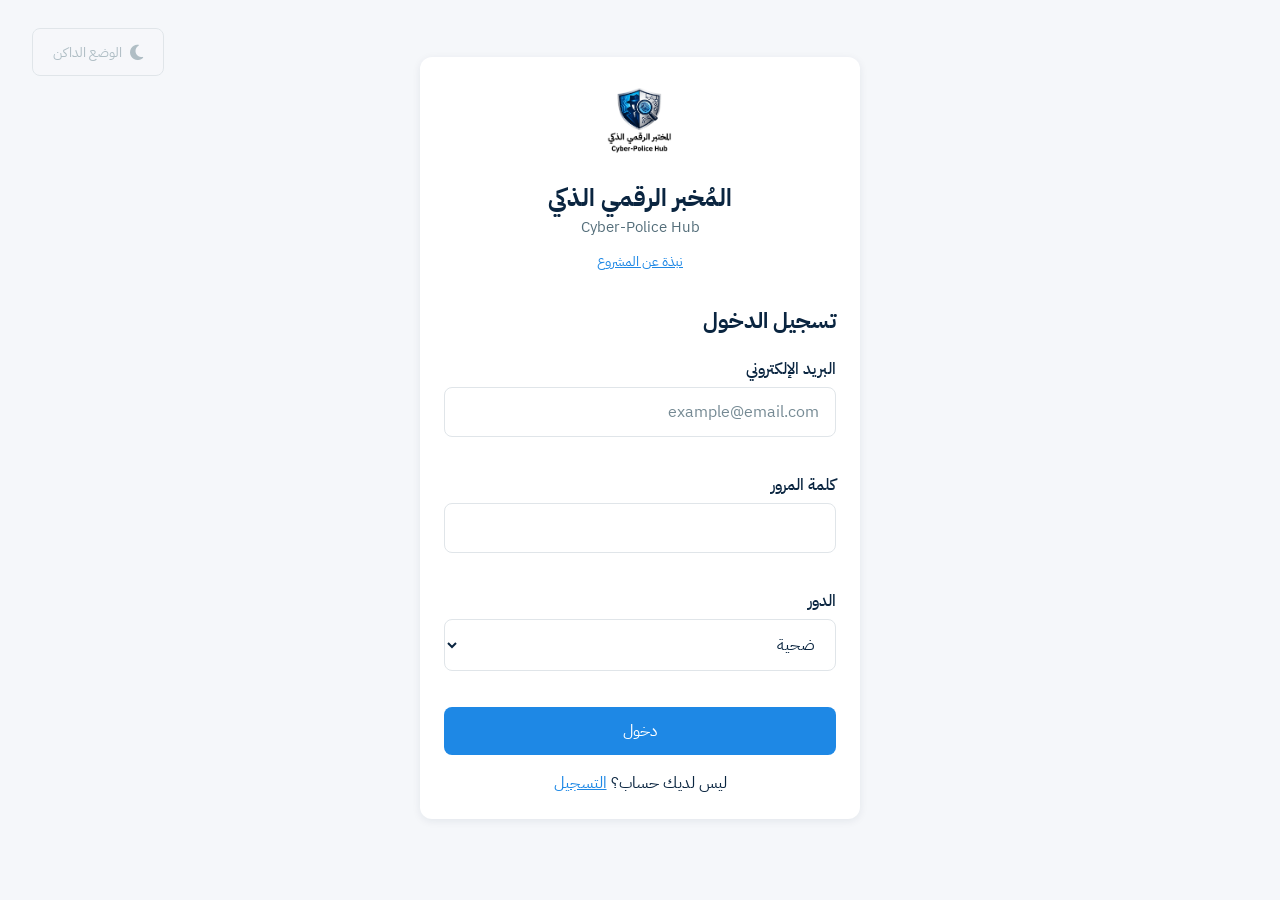
<file: victim.html>
<!DOCTYPE html>
<html lang="ar" dir="rtl">
<head>
  <meta charset="UTF-8">
  <meta name="viewport" content="width=device-width, initial-scale=1.0">
  <link rel="stylesheet" href="https://cdnjs.cloudflare.com/ajax/libs/font-awesome/6.5.1/css/all.min.css" crossorigin="anonymous" referrerpolicy="no-referrer" />
  <title>بوابة الضحية – المُخبر الرقمي الذكي</title>
  <link rel="stylesheet" href="static/css/style.css">
</head>
<body>
  <button class="mobile-menu-btn" id="sidebarToggle" aria-label="القائمة"><i class="fa-solid fa-bars" aria-hidden="true"></i></button>
  <div id="sidebarOverlay" class="sidebar-overlay hidden"></div>
  <aside class="sidebar">
    <div class="sidebar-logo">
      <img src="assets/images/Logo.png" alt="الشعار">
      <h1>بوابة الضحية</h1>
    </div>
    <button class="theme-toggle" id="themeToggle">
      <span id="themeIcon"></span>
      <span id="themeLabel">الوضع الداكن</span>
    </button>
    <div class="sidebar-notif">
      <button type="button" class="notif-bell" id="notifBell" aria-label="الإشعارات"><i class="fa-solid fa-bell" aria-hidden="true"></i><span id="notifBadge" class="notif-badge hidden">0</span></button>
      <div id="notifPanel" class="notif-panel hidden">
        <div class="notif-panel-head">
          <span>الإشعارات</span>
          <button type="button" class="notif-mark-all" id="notifMarkAll">تعليم الكل كمقروء</button>
        </div>
        <div id="notifList" class="notif-list"></div>
      </div>
    </div>
    <nav class="sidebar-nav">
      <a href="victim.html" class="active">تقديم بلاغ</a>
      <a href="chat.html">التواصل</a>
      <a href="about.html">نبذة عن المشروع</a>
      <a href="#" id="logout">تسجيل الخروج</a>
    </nav>
  </aside>
  <main class="main-content">
    <div class="card">
      <div class="card-header-flex">
        <h2>تقديم بلاغ جديد</h2>
        <span class="quick-tip">املأ جميع الحقول بدقة لتسريع التحليل</span>
      </div>
      <div id="formAlert" class="alert hidden"></div>
      <form id="reportForm">
        <div class="form-row">
          <label>نوع البلاغ</label>
          <select name="report_type">
            <option value="ابتزاز">ابتزاز إلكتروني</option>
            <option value="احتيال">احتيال مالي</option>
          </select>
        </div>
        <div class="form-row">
          <label>وصف البلاغ</label>
          <textarea name="description" rows="4" required placeholder="صف التفاصيل..."></textarea>
        </div>
        <div class="form-row">
          <label>المبلغ المأخوذ/المطالب به (ريال)</label>
          <input type="number" name="financial_amount" min="0" step="0.01" placeholder="0">
        </div>
        <div class="form-row">
          <label>الإقامة</label>
          <select name="residency_status" id="residencyStatus">
            <option value="سعودي">سعودي</option>
            <option value="غير سعودي">غير سعودي</option>
          </select>
        </div>
        <div class="form-row hidden" id="iqamaRow">
          <label>رقم الإقامة <span class="required">*</span></label>
          <input type="text" name="iqama_number" placeholder="إجباري لغير السعوديين">
        </div>
        <div class="form-row">
          <label>رابط أو حساب المبتز</label>
          <div class="form-inline-row">
            <input type="text" name="suspect_link" id="suspectLink" placeholder="رابط أو @username">
            <button type="button" class="btn btn-secondary" id="analyzeLinkBtn">تحليل الرابط</button>
            <button type="button" class="btn btn-secondary" id="analyzeAccountBtn">تحليل الحساب</button>
          </div>
          <div id="analysisPreview" class="analysis-preview hidden"></div>
        </div>
        <div class="form-row">
          <label>صور المحادثات</label>
          <input type="file" name="screenshots" id="screenshots" multiple accept="image/*">
        </div>
        <div class="form-row">
          <label>فيديو (اختياري)</label>
          <input type="file" name="media" id="media" accept="video/*,image/*">
        </div>
        <button type="submit" class="btn btn-primary">تقديم البلاغ</button>
      </form>
    </div>

    <div class="card">
      <h2>حالة بلاغاتك</h2>
      <p class="status-desc">تظهر هنا نفس الحالة المسجّلة في النظام: <strong>قيد الانتظار</strong> (لم يُعالَج بعد)، <strong>تحت التحقيق</strong>، <strong>منتهي</strong>. افتح البلاغ لرؤية التفاصيل.</p>
      <div id="reportsList"></div>
    </div>
  </main>

  <script src="static/js/theme.js"></script>
  <script src="static/js/config.js"></script>
  <script src="static/js/auth.js"></script>
  <script src="static/js/notifications.js"></script>
  <script src="static/js/victim.js"></script>
</body>
</html>
</file>
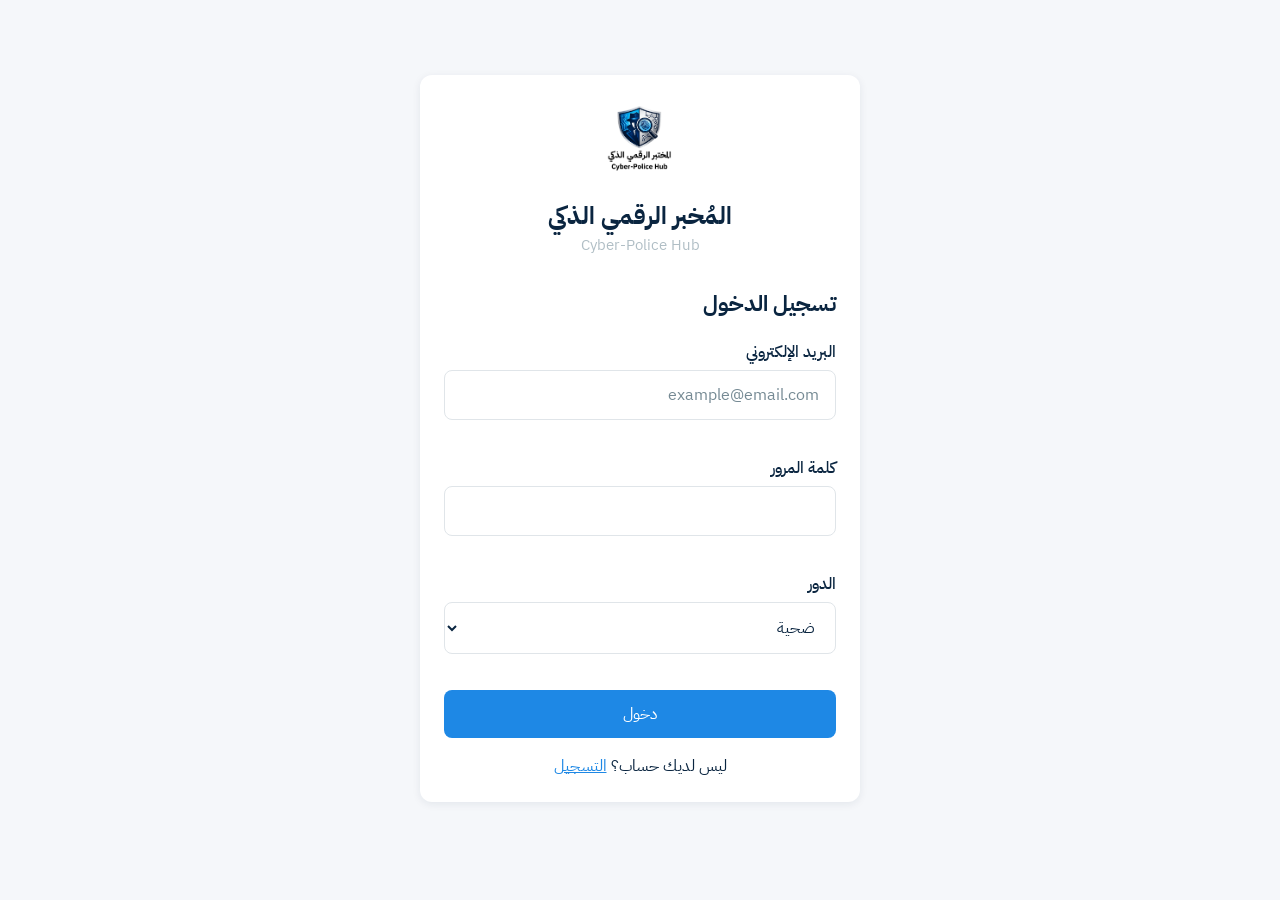
<file: static/admin.html>
<!DOCTYPE html>
<html lang="ar" dir="rtl">
<head>
  <meta charset="UTF-8">
  <meta name="viewport" content="width=device-width, initial-scale=1.0">
  <title>صفحة الإدارة – المُخبر الرقمي الذكي</title>
  <link rel="stylesheet" href="css/style.css">
</head>
<body>
  <aside class="sidebar">
    <div class="sidebar-logo">
      <img src="../assets/images/Logo.png" alt="الشعار">
      <h1>الإدارة</h1>
    </div>
    <nav class="sidebar-nav">
      <a href="investigator.html">البلاغات</a>
      <a href="admin.html" class="active">الإدارة</a>
      <a href="#" id="logout">تسجيل الخروج</a>
    </nav>
  </aside>
  <main class="main-content">
    <div class="card">
      <h2>إدارة البلاغات</h2>
      <div id="adminReportSelect">
        <label>اختر البلاغ</label>
        <select id="reportSelect">
          <option value="">-- اختر --</option>
        </select>
      </div>
      <div id="adminForm" class="hidden">
        <div class="form-row">
          <label>حالة البلاغ</label>
          <select id="statusSelect">
            <option value="قيد الانتظار">قيد الانتظار</option>
            <option value="تحت التحقيق">تحت التحقيق</option>
            <option value="منتهي">منتهي</option>
          </select>
        </div>
        <div class="form-row">
          <label>مرحلة القضية</label>
          <input type="text" id="caseStage" placeholder="مثال: التحقق من الهوية">
        </div>
        <div class="form-row">
          <label>ملاحظات تحقيق</label>
          <textarea id="notes" rows="4" placeholder="أضف ملاحظات..."></textarea>
        </div>
        <div class="form-row">
          <label>المحقق</label>
          <select id="investigatorSelect">
            <option value="">-- تعيين محقق --</option>
          </select>
        </div>
        <button class="btn btn-primary" id="saveBtn">حفظ التحديثات</button>
      </div>
    </div>
  </main>

  <script src="js/config.js"></script>
  <script src="js/auth.js"></script>
  <script src="js/admin.js"></script>
</body>
</html>
</file>
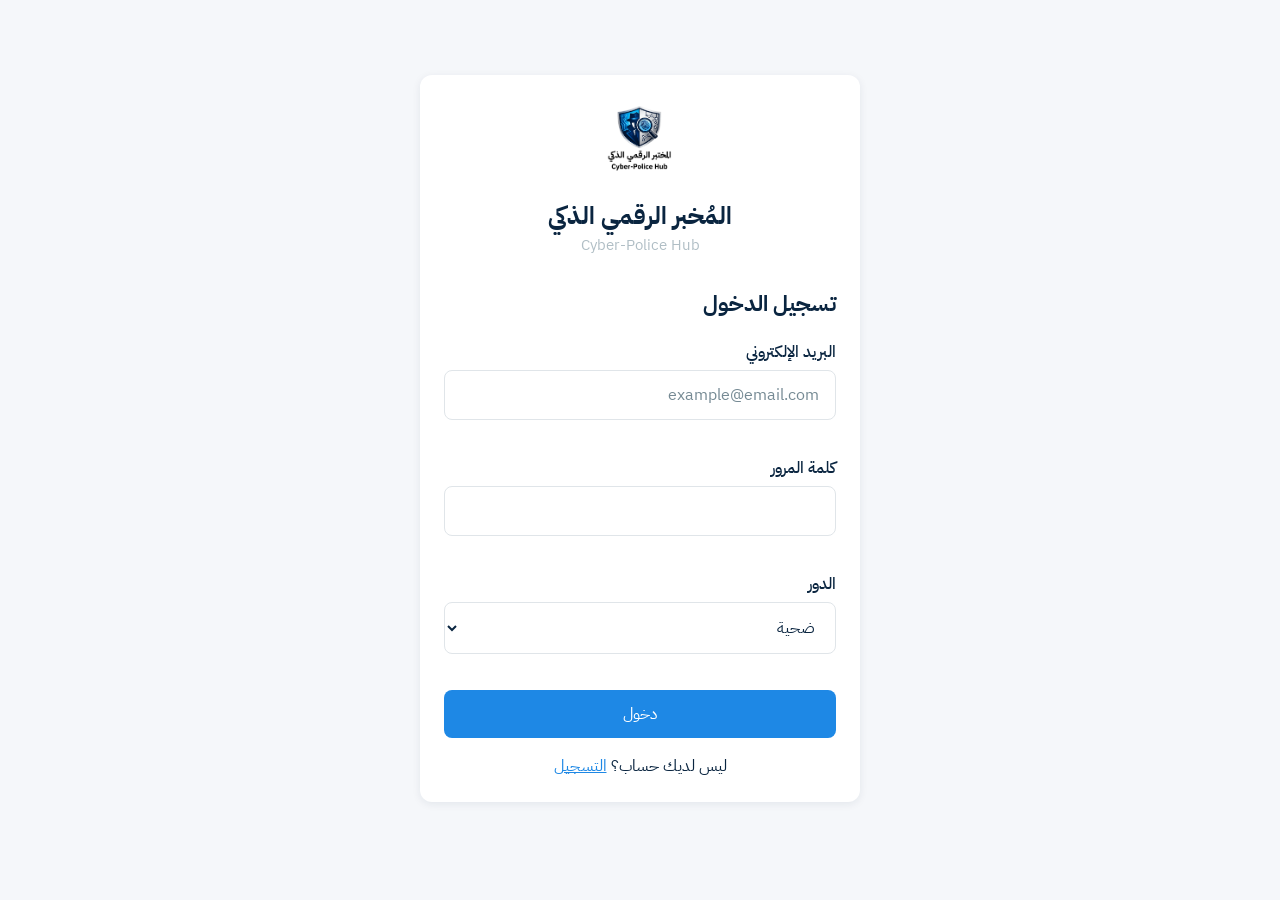
<file: static/analysis.html>
<!DOCTYPE html>
<html lang="ar" dir="rtl">
<head>
  <meta charset="UTF-8">
  <meta name="viewport" content="width=device-width, initial-scale=1.0">
  <title>صفحة التحليل – المُخبر الرقمي الذكي</title>
  <link rel="stylesheet" href="css/style.css">
</head>
<body>
  <aside class="sidebar">
    <div class="sidebar-logo">
      <img src="../assets/images/Logo.png" alt="الشعار">
      <h1>تحليل البلاغ</h1>
    </div>
    <nav class="sidebar-nav">
      <a href="#" id="backLink">رجوع</a>
      <a href="chat.html" id="chatLink">التواصل</a>
      <a href="#" id="logout">تسجيل الخروج</a>
    </nav>
  </aside>
  <main class="main-content">
    <div id="reportInfo" class="card"></div>
    <div class="card">
      <h2>تحليل الذكاء الاصطناعي</h2>
      <div id="aiAnalyses"></div>
    </div>
    <div class="card">
      <h2>تحليل الصور</h2>
      <div id="imageAnalysis"></div>
    </div>
    <div class="card">
      <h2>تحليل النص والكتابة</h2>
      <div id="stylometryAnalysis"></div>
    </div>
    <div class="card">
      <h2>تحليل الحساب</h2>
      <div id="accountAnalysis"></div>
    </div>
    <div class="card">
      <h2>القضايا المرتبطة</h2>
      <div id="linkedCases"></div>
    </div>
    <div class="card">
      <button class="btn btn-primary" id="generatePdf">توليد PDF</button>
    </div>
  </main>

  <script src="js/config.js"></script>
  <script src="js/auth.js"></script>
  <script src="js/analysis.js"></script>
</body>
</html>
</file>
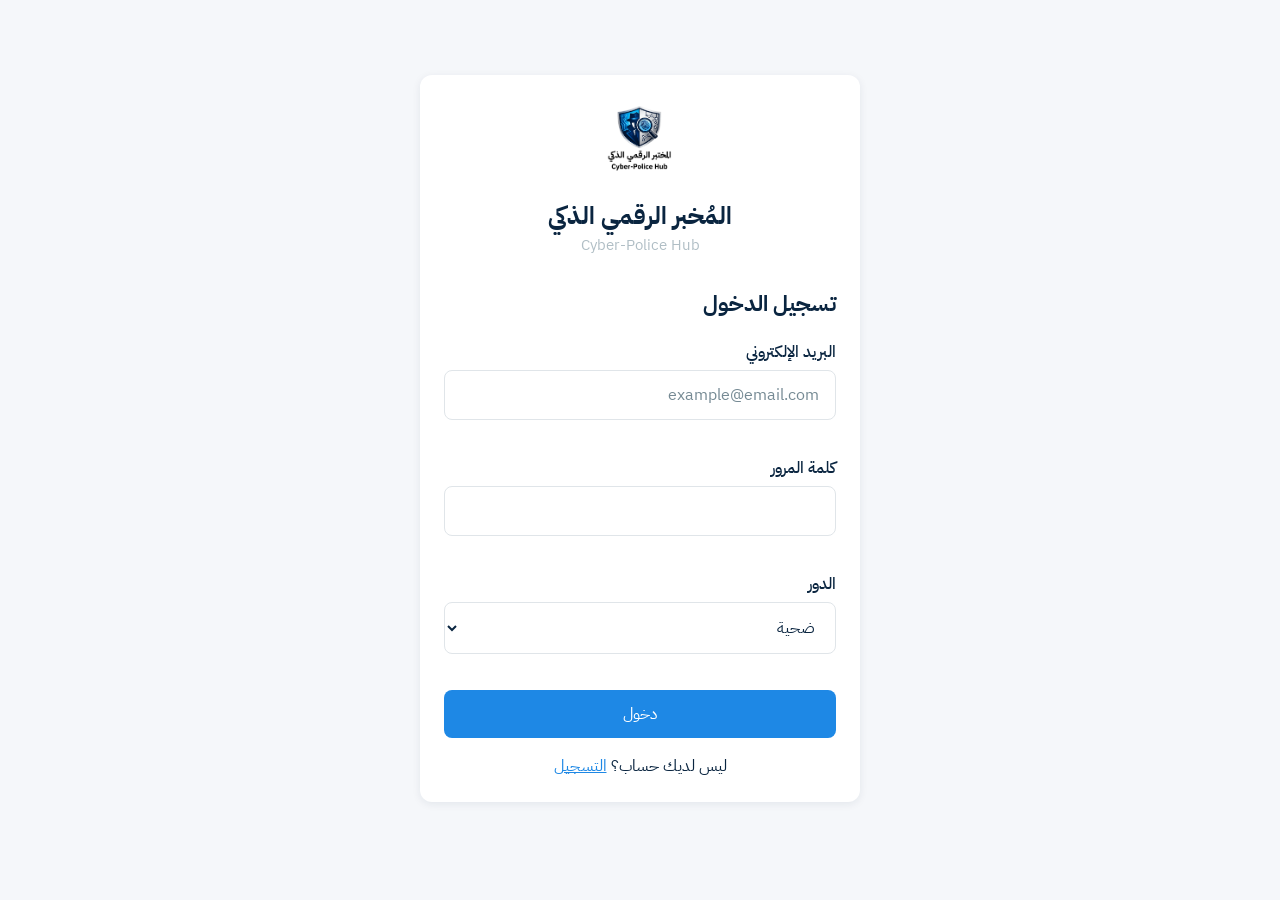
<file: static/chat.html>
<!DOCTYPE html>
<html lang="ar" dir="rtl">
<head>
  <meta charset="UTF-8">
  <meta name="viewport" content="width=device-width, initial-scale=1.0">
  <title>صفحة التواصل – المُخبر الرقمي الذكي</title>
  <link rel="stylesheet" href="css/style.css">
</head>
<body>
  <aside class="sidebar">
    <div class="sidebar-logo">
      <img src="../assets/images/Logo.png" alt="الشعار">
      <h1>التواصل</h1>
    </div>
    <nav class="sidebar-nav">
      <a href="#" id="backLink">رجوع</a>
      <a href="#" id="logout">تسجيل الخروج</a>
    </nav>
  </aside>
  <main class="main-content">
    <div class="card">
      <h2>اختر البلاغ للتواصل</h2>
      <select id="reportSelect">
        <option value="">-- اختر بلاغ --</option>
      </select>
    </div>
    <div class="card chat-card hidden" id="chatCard">
      <h2>المحادثة</h2>
      <div id="messagesContainer"></div>
      <div class="chat-input">
        <input type="text" id="messageInput" placeholder="اكتب رسالتك...">
        <button class="btn btn-primary" id="sendBtn">إرسال</button>
      </div>
    </div>
  </main>

  <style>
    .chat-card { display: flex; flex-direction: column; }
    #messagesContainer { max-height: 400px; overflow-y: auto; padding: 16px; background: var(--bg-primary); border-radius: 8px; margin-bottom: 16px; border: 1px solid var(--border-color); }
    .msg { padding: 12px; margin: 8px 0; border-radius: 8px; max-width: 80%; }
    .msg.sent { background: var(--tech-blue); color: white; margin-right: auto; }
    .msg.received { background: var(--silver); margin-left: auto; }
    .chat-input { display: flex; gap: 8px; }
    .chat-input input { flex: 1; margin-bottom: 0; }
  </style>

  <script src="js/config.js"></script>
  <script src="js/auth.js"></script>
  <script src="js/chat.js"></script>
</body>
</html>
</file>
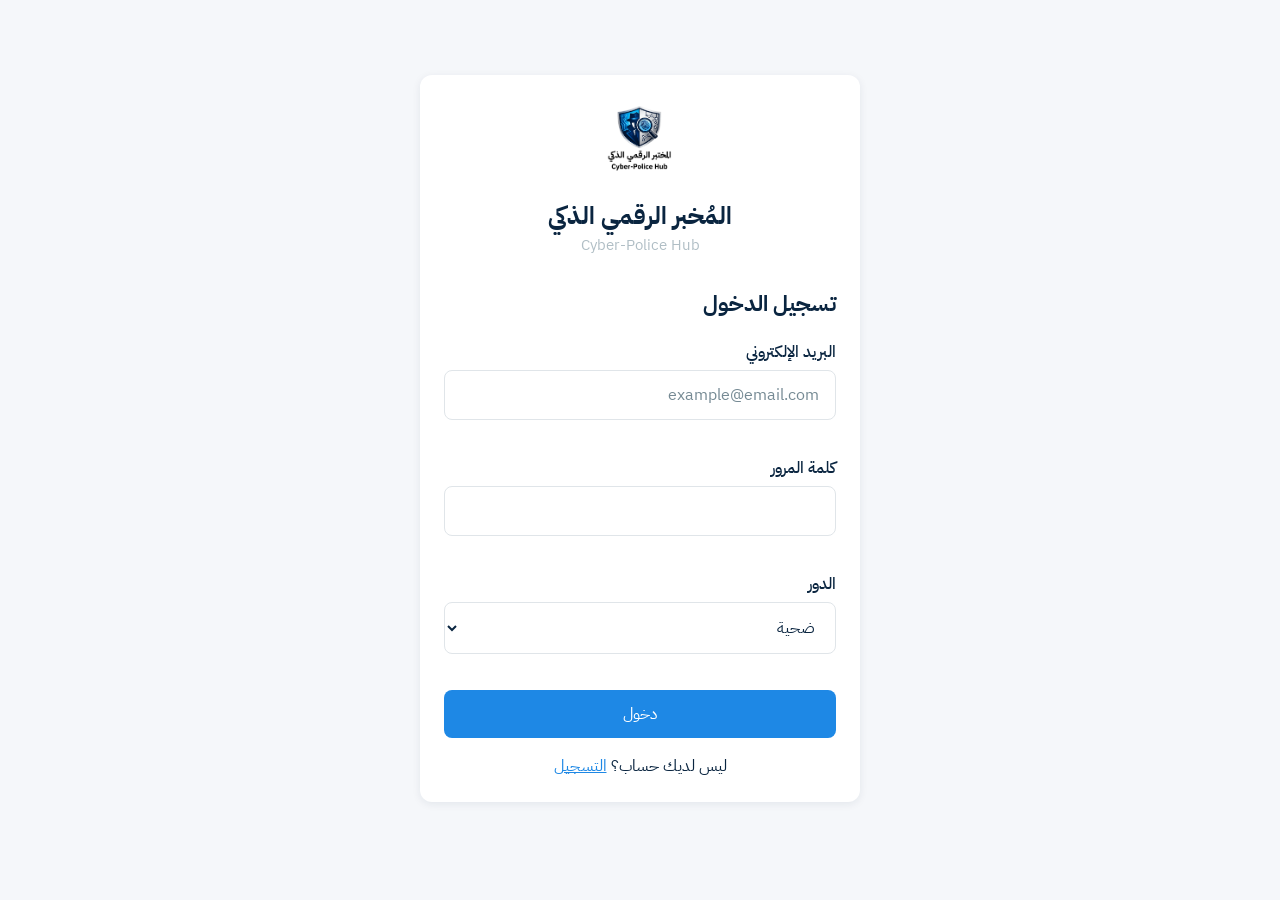
<file: static/investigator.html>
<!DOCTYPE html>
<html lang="ar" dir="rtl">
<head>
  <meta charset="UTF-8">
  <meta name="viewport" content="width=device-width, initial-scale=1.0">
  <title>لوحة المحقق – المُخبر الرقمي الذكي</title>
  <link rel="stylesheet" href="css/style.css">
</head>
<body>
  <aside class="sidebar">
    <div class="sidebar-logo">
      <img src="../assets/images/Logo.png" alt="الشعار">
      <h1>لوحة المحقق</h1>
    </div>
    <nav class="sidebar-nav">
      <a href="investigator.html" class="active">البلاغات</a>
      <a href="chat.html">التواصل</a>
      <a href="admin.html">الإدارة</a>
      <a href="#" id="logout">تسجيل الخروج</a>
    </nav>
  </aside>
  <main class="main-content">
    <div class="card">
      <h2>قائمة البلاغات</h2>
      <div class="filter-bar">
        <button class="btn btn-outline filter-btn active" data-filter="all">الكل</button>
        <button class="btn btn-outline filter-btn" data-filter="new">جديد</button>
        <button class="btn btn-outline filter-btn" data-filter="investigating">تحت التحليل</button>
        <button class="btn btn-outline filter-btn" data-filter="solved">محلول / غير محلول</button>
      </div>
      <div id="reportsList"></div>
    </div>
  </main>

  <style>
    .filter-bar { margin-bottom: 20px; display: flex; gap: 8px; flex-wrap: wrap; }
    .filter-btn.active { background: var(--tech-blue); color: white; border-color: var(--tech-blue); }
    .report-item { padding: 16px; border: 1px solid #eee; border-radius: 8px; margin-bottom: 12px; cursor: pointer; }
    .report-item:hover { background: #f5f7fa; }
    .report-item .risk-dot { width: 12px; height: 12px; border-radius: 50%; display: inline-block; margin-left: 8px; }
    .risk-dot.high { background: #d32f2f; }
    .risk-dot.medium { background: #f9a825; }
    .risk-dot.low { background: #388e3c; }
  </style>

  <script src="js/config.js"></script>
  <script src="js/auth.js"></script>
  <script src="js/investigator.js"></script>
</body>
</html>
</file>
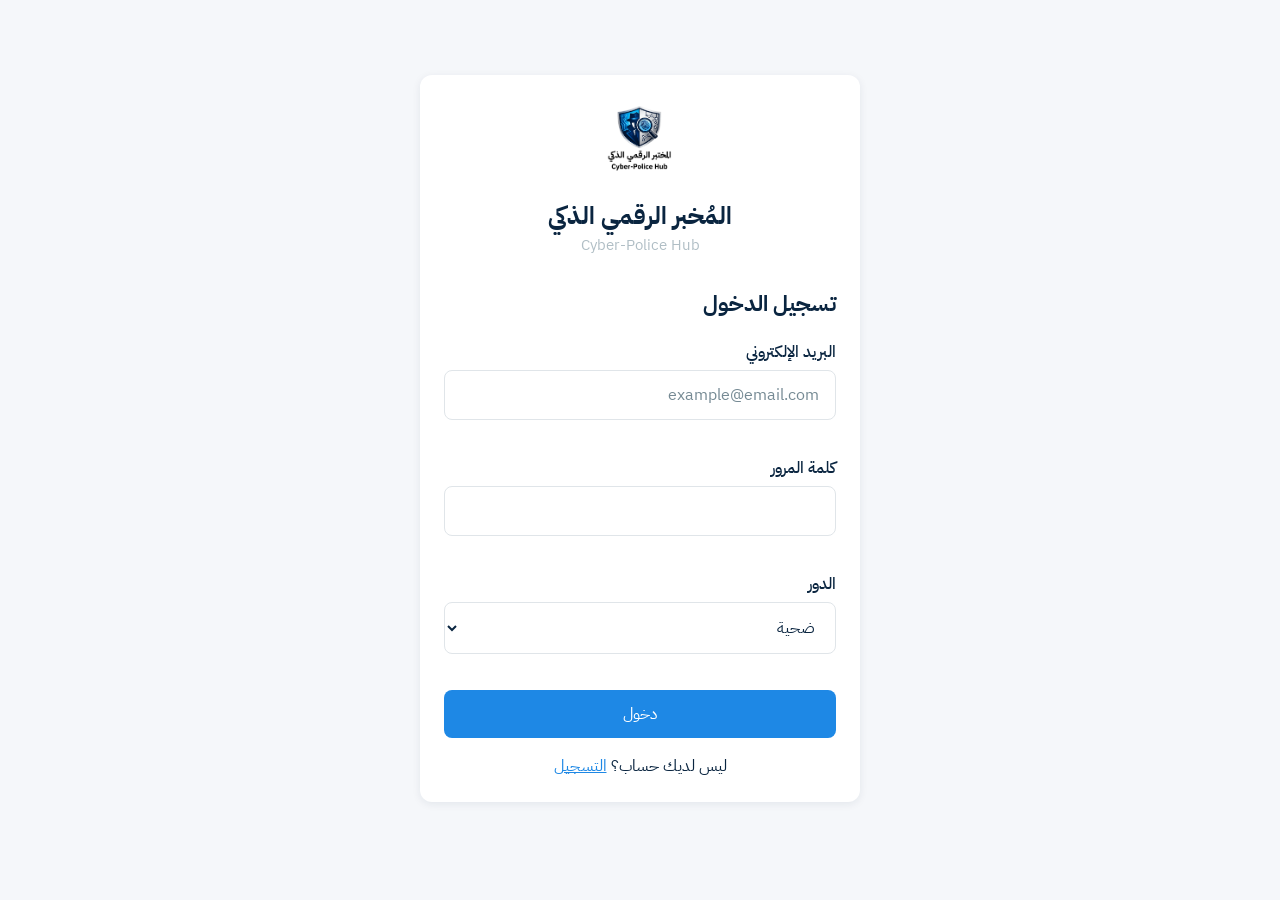
<file: static/victim.html>
<!DOCTYPE html>
<html lang="ar" dir="rtl">
<head>
  <meta charset="UTF-8">
  <meta name="viewport" content="width=device-width, initial-scale=1.0">
  <title>بوابة الضحية – المُخبر الرقمي الذكي</title>
  <link rel="stylesheet" href="css/style.css">
</head>
<body>
  <aside class="sidebar">
    <div class="sidebar-logo">
      <img src="../assets/images/Logo.png" alt="الشعار">
      <h1>بوابة الضحية</h1>
    </div>
    <nav class="sidebar-nav">
      <a href="victim.html" class="active">تقديم بلاغ</a>
      <a href="chat.html">التواصل</a>
      <a href="#" id="logout">تسجيل الخروج</a>
    </nav>
  </aside>
  <main class="main-content">
    <div class="card">
      <h2>تقديم بلاغ جديد</h2>
      <div id="formAlert" class="alert hidden"></div>
      <form id="reportForm">
        <div class="form-row">
          <label>نوع البلاغ</label>
          <select name="report_type">
            <option value="ابتزاز">ابتزاز إلكتروني</option>
            <option value="احتيال">احتيال مالي</option>
          </select>
        </div>
        <div class="form-row">
          <label>وصف البلاغ</label>
          <textarea name="description" rows="4" required placeholder="صف التفاصيل..."></textarea>
        </div>
        <div class="form-row">
          <label>المبلغ المأخوذ/المطالب به (ريال)</label>
          <input type="number" name="financial_amount" min="0" step="0.01" placeholder="0">
        </div>
        <div class="form-row">
          <label>الإقامة</label>
          <select name="residency_status" id="residencyStatus">
            <option value="سعودي">سعودي</option>
            <option value="غير سعودي">غير سعودي</option>
          </select>
        </div>
        <div class="form-row hidden" id="iqamaRow">
          <label>رقم الإقامة <span class="required">*</span></label>
          <input type="text" name="iqama_number" placeholder="إجباري لغير السعوديين">
        </div>
        <div class="form-row">
          <label>رابط أو حساب المبتز</label>
          <div style="display:flex;gap:8px;">
            <input type="text" name="suspect_link" id="suspectLink" placeholder="رابط أو @username" style="flex:1;margin-bottom:0;">
            <button type="button" class="btn btn-secondary" id="analyzeLinkBtn">تحليل الرابط</button>
            <button type="button" class="btn btn-secondary" id="analyzeAccountBtn">تحليل الحساب</button>
          </div>
          <div id="analysisPreview" class="analysis-preview hidden"></div>
        </div>
        <div class="form-row">
          <label>صور المحادثات</label>
          <input type="file" name="screenshots" id="screenshots" multiple accept="image/*">
        </div>
        <div class="form-row">
          <label>فيديو (اختياري)</label>
          <input type="file" name="media" id="media" accept="video/*,image/*">
        </div>
        <button type="submit" class="btn btn-primary">تقديم البلاغ</button>
      </form>
    </div>

    <div class="card">
      <h2>حالة الطلبات</h2>
      <div id="reportsList"></div>
    </div>
  </main>

  <script src="js/config.js"></script>
  <script src="js/auth.js"></script>
  <script src="js/victim.js"></script>
</body>
</html>
</file>
<file: static/css/style.css>
/* المُخبر الرقمي الذكي – Cyber-Police Hub */
/* دارك مود / لايت مود + متجاوب */

@import url('https://fonts.googleapis.com/css2?family=IBM+Plex+Sans+Arabic:wght@400;600;700&display=swap');

* {
  margin: 0;
  padding: 0;
  box-sizing: border-box;
}

/* ========== لايت مود (افتراضي) ========== */
:root, [data-theme="light"] {
  --dark-blue: #0A2540;
  --tech-blue: #1E88E5;
  --tech-blue-hover: #1565C0;
  --silver: #B0BEC5;
  --silver-dark: #90A4AE;
  --white: #ffffff;
  --bg-primary: #f5f7fa;
  --bg-card: #ffffff;
  --text-primary: #0A2540;
  --text-secondary: #546e7a;
  --border-color: #e0e5e9;
  --shadow: 0 2px 8px rgba(10, 37, 64, 0.08);
}

/* ========== دارك مود ========== */
[data-theme="dark"] {
  --dark-blue: #1a3a5c;
  --tech-blue: #42a5f5;
  --tech-blue-hover: #64b5f6;
  --silver: #78909c;
  --silver-dark: #607d8b;
  --white: #1e293b;
  --bg-primary: #0f172a;
  --bg-card: #1e293b;
  --text-primary: #f1f5f9;
  --text-secondary: #94a3b8;
  --border-color: #334155;
  --shadow: 0 2px 12px rgba(0, 0, 0, 0.3);
}

body {
  font-family: 'IBM Plex Sans Arabic', 'Segoe UI', Tahoma, sans-serif;
  background: var(--bg-primary);
  color: var(--text-primary);
  direction: rtl;
  min-height: 100vh;
  transition: background 0.3s, color 0.3s;
}

/* ========== تبديل الوضع ========== */
.theme-toggle {
  display: flex;
  align-items: center;
  gap: 8px;
  padding: 12px 20px;
  margin: 12px 16px;
  background: rgba(255,255,255,0.1);
  border: 1px solid var(--border-color);
  border-radius: 8px;
  color: var(--silver);
  cursor: pointer;
  font-family: inherit;
  font-size: 0.9rem;
  transition: all 0.2s;
}

[data-theme="dark"] .theme-toggle {
  background: rgba(0,0,0,0.2);
}

.theme-toggle:hover {
  background: rgba(30, 136, 229, 0.2);
  color: var(--white);
}

.theme-toggle svg {
  width: 20px;
  height: 20px;
}

/* ========== الشريط الجانبي ========== */
.sidebar {
  position: fixed;
  right: 0;
  top: 0;
  width: 260px;
  height: 100vh;
  background: var(--dark-blue);
  color: var(--white);
  padding: 24px 0;
  z-index: 100;
  transition: transform 0.3s, width 0.3s;
}

.sidebar-logo {
  padding: 0 24px 32px;
  border-bottom: 1px solid rgba(255,255,255,0.2);
}

.sidebar-logo img {
  height: 56px;
  width: auto;
  max-width: 100%;
}

.sidebar-logo h1 {
  font-size: 1rem;
  margin-top: 8px;
  color: var(--silver);
}

.sidebar-nav {
  padding: 24px 0;
}

.sidebar-nav a {
  display: block;
  padding: 14px 24px;
  color: var(--silver);
  text-decoration: none;
  transition: all 0.2s;
  border-right: 3px solid transparent;
}

.sidebar-nav a:hover, .sidebar-nav a.active {
  background: rgba(30, 136, 229, 0.2);
  color: var(--white);
  border-right-color: var(--tech-blue);
}

.main-content {
  margin-right: 260px;
  padding: 32px;
  min-height: 100vh;
  transition: margin 0.3s, padding 0.3s;
}

/* ========== البطاقات والعناصر ========== */
.card {
  background: var(--bg-card);
  border-radius: 12px;
  padding: 24px;
  margin-bottom: 24px;
  box-shadow: var(--shadow);
  transition: background 0.3s, box-shadow 0.3s;
}

.card h2 {
  color: var(--text-primary);
  margin-bottom: 20px;
  font-size: 1.35rem;
}

.btn {
  display: inline-block;
  padding: 12px 24px;
  border: none;
  border-radius: 8px;
  font-family: inherit;
  font-size: 1rem;
  cursor: pointer;
  transition: all 0.2s;
}

.btn-primary {
  background: var(--tech-blue);
  color: var(--white);
}

.btn-primary:hover {
  background: var(--tech-blue-hover);
}

.btn-secondary {
  background: var(--silver);
  color: var(--text-primary);
}

.btn-secondary:hover {
  background: var(--silver-dark);
}

.btn-outline {
  background: transparent;
  border: 2px solid var(--tech-blue);
  color: var(--tech-blue);
}

.btn-outline:hover {
  background: var(--tech-blue);
  color: var(--white);
}

input, select, textarea {
  font-family: inherit;
  font-size: 1rem;
  padding: 12px 16px;
  border: 1px solid var(--border-color);
  border-radius: 8px;
  width: 100%;
  margin-bottom: 16px;
  background: var(--bg-card);
  color: var(--text-primary);
  transition: border-color 0.2s;
}

input:focus, select:focus, textarea:focus {
  outline: none;
  border-color: var(--tech-blue);
}

input::placeholder, textarea::placeholder {
  color: var(--text-secondary);
  opacity: 0.8;
}

label {
  display: block;
  margin-bottom: 8px;
  font-weight: 500;
  color: var(--text-primary);
}

.risk-high { color: #ef4444; }
.risk-medium { color: #f59e0b; }
.risk-low { color: #22c55e; }

.badge {
  display: inline-block;
  padding: 4px 12px;
  border-radius: 20px;
  font-size: 0.85rem;
  font-weight: 500;
}

.badge-new { background: rgba(30, 136, 229, 0.2); color: var(--tech-blue); }
.badge-investigating { background: rgba(245, 158, 11, 0.2); color: #f59e0b; }
.badge-done { background: rgba(34, 197, 94, 0.2); color: #22c55e; }

[data-theme="dark"] .badge-new { background: rgba(66, 165, 245, 0.2); }
[data-theme="dark"] .badge-investigating { background: rgba(245, 158, 11, 0.3); }
[data-theme="dark"] .badge-done { background: rgba(34, 197, 94, 0.3); }

.grid-2 { display: grid; grid-template-columns: 1fr 1fr; gap: 24px; }

.form-row { margin-bottom: 20px; }
.form-row label { margin-bottom: 6px; }

.hidden { display: none !important; }

.alert {
  padding: 16px;
  border-radius: 8px;
  margin-bottom: 16px;
}

.alert-success { background: rgba(34, 197, 94, 0.2); color: #22c55e; }
.alert-error { background: rgba(239, 68, 68, 0.2); color: #ef4444; }
.alert-info { background: rgba(30, 136, 229, 0.2); color: var(--tech-blue); }

.loading { opacity: 0.7; pointer-events: none; }

/* ========== قائمة البلاغات ========== */
.report-item {
  padding: 16px;
  border: 1px solid var(--border-color);
  border-radius: 8px;
  margin-bottom: 12px;
  cursor: pointer;
  transition: background 0.2s, border-color 0.2s;
}

.report-item:hover {
  background: rgba(30, 136, 229, 0.08);
  border-color: var(--tech-blue);
}

.report-item .risk-dot {
  width: 12px;
  height: 12px;
  border-radius: 50%;
  display: inline-block;
  margin-left: 8px;
}

.risk-dot.high { background: #ef4444; }
.risk-dot.medium { background: #f59e0b; }
.risk-dot.low { background: #22c55e; }

/* ========== المحادثة ========== */
.msg.sent { background: var(--tech-blue); color: white; }
.msg.received { background: var(--silver); color: var(--text-primary); }

[data-theme="dark"] .msg.received { background: var(--border-color); }

/* ========== تحليل ========== */
.analysis-item {
  padding: 16px;
  margin-bottom: 12px;
  background: var(--bg-primary);
  border-radius: 8px;
  border: 1px solid var(--border-color);
}

.analysis-item pre {
  white-space: pre-wrap;
  font-size: 0.9rem;
  color: var(--text-secondary);
}

/* صفحة التحليل - نموذج المحقق */
.analysis-tools-card .tools-desc {
  color: var(--text-secondary);
  margin-bottom: 20px;
}

.investigator-status-card .form-hint {
  margin-top: 12px;
  color: var(--text-secondary);
  font-size: 0.95rem;
}

.report-meta .status-emphasis {
  font-weight: 700;
  color: var(--accent-primary, #0d6efd);
}

.analysis-tabs {
  display: flex;
  flex-wrap: wrap;
  gap: 8px;
  margin-bottom: 24px;
  border-bottom: 1px solid var(--border-color);
}

.analysis-tab {
  padding: 12px 20px;
  border: none;
  background: transparent;
  color: var(--text-secondary);
  cursor: pointer;
  font-family: inherit;
  border-bottom: 3px solid transparent;
  transition: all 0.2s;
}

.analysis-tab:hover {
  color: var(--tech-blue);
}

.analysis-tab.active {
  color: var(--tech-blue);
  border-bottom-color: var(--tech-blue);
  font-weight: 600;
}

.analysis-tab-content {
  display: none;
  padding: 20px 0;
}

.analysis-tab-content.active {
  display: block;
}

.analysis-tab-content h3 {
  margin-bottom: 8px;
  color: var(--text-primary);
}

.analysis-tab-content p {
  color: var(--text-secondary);
  margin-bottom: 16px;
}

.analysis-result {
  margin-top: 20px;
  padding: 16px;
  border: 1px solid var(--border-color);
  border-radius: 8px;
  background: var(--bg-primary);
}

.analysis-result-box p {
  margin: 8px 0;
}

.style-note {
  font-style: italic;
  color: var(--tech-blue) !important;
  margin-top: 12px !important;
}

.btn-download {
  font-size: 1.1rem;
  padding: 14px 28px;
}

.screenshot-thumbs, .report-meta {
  margin: 12px 0;
}

.thumb {
  max-width: 120px;
  max-height: 120px;
  margin: 4px;
  border-radius: 8px;
  border: 1px solid var(--border-color);
}

/* نموذج الذكاء الاصطناعي المدرب */
.ai-model-card {
  border: 2px solid var(--tech-blue);
  background: linear-gradient(135deg, rgba(30, 136, 229, 0.05) 0%, transparent 100%);
}

.ai-model-header {
  margin-bottom: 20px;
}

.ai-model-badge {
  display: inline-block;
  background: var(--tech-blue);
  color: white;
  padding: 6px 14px;
  border-radius: 20px;
  font-size: 0.9rem;
  font-weight: 600;
  margin-bottom: 12px;
}

.ai-model-output {
  padding: 20px;
  background: var(--bg-card);
  border: 1px solid var(--border-color);
  border-radius: 8px;
}

.ai-loading {
  color: var(--text-secondary);
  font-style: italic;
}

.ai-summary {
  font-size: 1.05rem;
  margin-bottom: 16px;
  color: var(--text-primary);
}

.ai-threat {
  margin-bottom: 16px;
}

.ai-rec-list {
  margin: 16px 0;
}

.ai-rec-list ul {
  margin: 8px 0 0 20px;
  padding: 0;
  line-height: 1.8;
}

.ai-confidence {
  font-size: 0.9rem;
  color: var(--text-secondary);
  margin-top: 12px;
}

.ai-error {
  color: #ef4444;
}

.ai-model-badge-inline {
  display: inline-block;
  background: #22c55e;
  color: white;
  padding: 4px 12px;
  border-radius: 6px;
  font-size: 0.85rem;
  margin-bottom: 12px;
}

.ai-model-fallback {
  color: var(--text-secondary);
  font-size: 0.9rem;
  margin-bottom: 12px;
}

.card-header-flex {
  display: flex;
  justify-content: space-between;
  align-items: center;
  flex-wrap: wrap;
  gap: 12px;
  margin-bottom: 16px;
}

.card-header-flex h2 {
  margin-bottom: 0;
}

.quick-tip {
  font-size: 0.85rem;
  color: var(--text-secondary);
}

/* ========== متجاوب - شاشات صغيرة ========== */
@media (max-width: 992px) {
  .sidebar {
    width: 220px;
  }
  .main-content {
    margin-right: 220px;
    padding: 24px;
  }
}

@media (max-width: 768px) {
  .sidebar {
    transform: translateX(100%);
    width: 280px;
  }
  .sidebar.open {
    transform: translateX(0);
    box-shadow: -4px 0 20px rgba(0,0,0,0.2);
  }
  .main-content {
    margin-right: 0;
    padding: 20px 16px;
  }
  .grid-2 {
    grid-template-columns: 1fr;
  }
}

@media (max-width: 480px) {
  .main-content {
    padding: 16px 12px;
  }
  .card {
    padding: 16px;
  }
}

/* زر القائمة للموبايل */
.mobile-menu-btn {
  display: none;
  position: fixed;
  top: 16px;
  right: 16px;
  z-index: 101;
  width: 44px;
  height: 44px;
  background: var(--tech-blue);
  color: white;
  border: none;
  border-radius: 8px;
  font-size: 1.5rem;
  cursor: pointer;
  box-shadow: var(--shadow);
}

@media (max-width: 768px) {
  .mobile-menu-btn {
    display: flex;
    align-items: center;
    justify-content: center;
  }
}

.sidebar-overlay {
  position: fixed;
  inset: 0;
  background: rgba(0,0,0,0.4);
  z-index: 99;
  transition: opacity 0.3s;
}

@media (min-width: 769px) {
  .sidebar-overlay {
    display: none !important;
  }
}

.form-inline-row {
  display: flex;
  gap: 8px;
  flex-wrap: wrap;
  margin-bottom: 16px;
}

.form-inline-row input {
  flex: 1;
  min-width: 120px;
  margin-bottom: 0;
}

@media (max-width: 600px) {
  .form-inline-row {
    flex-direction: column;
  }
  .form-inline-row .btn-secondary {
    width: 100%;
  }
}

/* شريط التصفية */
.filter-bar {
  margin-bottom: 20px;
  display: flex;
  gap: 8px;
  flex-wrap: wrap;
}

.filter-btn.active {
  background: var(--tech-blue) !important;
  color: white !important;
  border-color: var(--tech-blue) !important;
}

/* لوحة المحقق - عرض شبيه بالشات */
.reports-chat-view {
  display: flex;
  flex-direction: column;
  gap: 12px;
}

.report-chat-card {
  background: var(--bg-card);
  border: 1px solid var(--border-color);
  border-radius: 12px;
  padding: 16px 20px;
  cursor: pointer;
  transition: all 0.2s;
  box-shadow: var(--shadow);
}

.report-chat-card:hover {
  border-color: var(--tech-blue);
  box-shadow: 0 4px 12px rgba(30, 136, 229, 0.15);
}

.report-chat-header {
  display: flex;
  justify-content: space-between;
  align-items: center;
  flex-wrap: wrap;
  gap: 8px;
  margin-bottom: 12px;
}

.risk-indicator {
  font-weight: 600;
  font-size: 0.95rem;
}

.report-chat-body {
  color: var(--text-secondary);
}

.report-preview {
  font-weight: 500;
  color: var(--text-primary);
  margin-bottom: 4px;
}

.report-victim {
  font-size: 0.9rem;
  margin-bottom: 4px;
}

.report-time {
  font-size: 0.85rem;
  opacity: 0.8;
}

.no-reports {
  text-align: center;
  padding: 48px;
  color: var(--text-secondary);
}

.dashboard-desc {
  color: var(--text-secondary);
  margin-bottom: 16px;
}

.stats-cards {
  display: grid;
  grid-template-columns: repeat(auto-fit, minmax(140px, 1fr));
  gap: 16px;
  margin-bottom: 24px;
}

.stat-card {
  background: var(--bg-card);
  border: 1px solid var(--border-color);
  border-radius: 12px;
  padding: 20px;
  text-align: center;
  box-shadow: var(--shadow);
}

.stat-card .stat-value {
  display: block;
  font-size: 1.8rem;
  font-weight: 700;
  color: var(--tech-blue);
}

.stat-card .stat-label {
  font-size: 0.9rem;
  color: var(--text-secondary);
}

.stat-card.stat-new .stat-value { color: var(--tech-blue); }
.stat-card.stat-investigating .stat-value { color: #f59e0b; }
.stat-card.stat-done .stat-value { color: #22c55e; }

.dashboard-toolbar {
  display: flex;
  flex-wrap: wrap;
  gap: 16px;
  align-items: center;
}

.search-box {
  flex: 1;
  min-width: 200px;
}

.search-box input {
  margin-bottom: 0;
}

.status-desc {
  color: var(--text-secondary);
  margin-bottom: 16px;
  font-size: 0.9rem;
}

.report-status-card {
  padding: 16px;
  border: 1px solid var(--border-color);
  border-radius: 8px;
  margin-bottom: 12px;
  cursor: pointer;
  transition: all 0.2s;
}

.report-status-card:hover {
  border-color: var(--tech-blue);
  background: rgba(30, 136, 229, 0.05);
}

.report-status-card .badge {
  margin-left: 12px;
}

.analysis-preview {
  margin-top: 12px;
  padding: 12px;
  background: var(--bg-primary);
  border-radius: 8px;
  border: 1px solid var(--border-color);
  color: var(--text-primary);
}

.sidebar-notif {
  position: relative;
  padding: 0 16px 12px;
}

.notif-bell {
  display: flex;
  align-items: center;
  gap: 8px;
  width: 100%;
  padding: 12px 16px;
  background: rgba(255, 255, 255, 0.08);
  border: 1px solid rgba(255, 255, 255, 0.2);
  border-radius: 8px;
  color: var(--silver);
  font-family: inherit;
  font-size: 0.95rem;
  cursor: pointer;
  transition: background 0.2s;
  position: relative;
}

.notif-bell:hover {
  background: rgba(30, 136, 229, 0.25);
  color: var(--white);
}

.notif-badge {
  position: absolute;
  left: 12px;
  top: 50%;
  transform: translateY(-50%);
  min-width: 20px;
  height: 20px;
  padding: 0 6px;
  border-radius: 10px;
  background: #e53935;
  color: #fff;
  font-size: 0.75rem;
  font-weight: 700;
  line-height: 20px;
  text-align: center;
}

.notif-badge.hidden {
  display: none;
}

.notif-panel {
  position: absolute;
  left: 16px;
  right: 16px;
  top: calc(100% + 4px);
  z-index: 150;
  max-height: 320px;
  background: var(--bg-card);
  border: 1px solid var(--border-color);
  border-radius: 10px;
  box-shadow: var(--shadow);
  overflow: hidden;
  display: flex;
  flex-direction: column;
}

.notif-panel.hidden {
  display: none;
}

.notif-panel-head {
  display: flex;
  align-items: center;
  justify-content: space-between;
  padding: 10px 12px;
  border-bottom: 1px solid var(--border-color);
  font-size: 0.9rem;
  font-weight: 600;
  color: var(--text-primary);
}

.notif-mark-all {
  background: none;
  border: none;
  color: var(--tech-blue);
  font-family: inherit;
  font-size: 0.8rem;
  cursor: pointer;
  padding: 4px 0;
}

.notif-mark-all:hover {
  text-decoration: underline;
}

.notif-list {
  overflow-y: auto;
  max-height: 260px;
  padding: 8px;
}

.notif-item {
  display: flex;
  align-items: flex-start;
  gap: 10px;
  padding: 10px 12px;
  border-radius: 8px;
  margin-bottom: 6px;
  cursor: pointer;
  border: 1px solid transparent;
  background: var(--bg-primary);
}

.notif-item-icon {
  flex-shrink: 0;
  width: 32px;
  height: 32px;
  display: flex;
  align-items: center;
  justify-content: center;
  border-radius: 8px;
  background: rgba(30, 136, 229, 0.12);
  color: var(--tech-blue);
  font-size: 0.95rem;
}

.notif-item.read .notif-item-icon {
  opacity: 0.6;
}

.notif-item-text {
  flex: 1;
  min-width: 0;
}

.notif-item:hover {
  border-color: var(--tech-blue);
}

.notif-item.read {
  opacity: 0.65;
}

.notif-item strong {
  display: block;
  font-size: 0.9rem;
  margin-bottom: 4px;
  color: var(--text-primary);
}

.notif-item p {
  font-size: 0.85rem;
  color: var(--text-secondary);
  margin: 0 0 6px;
  line-height: 1.4;
  word-break: break-word;
}

.notif-item small {
  font-size: 0.75rem;
  color: var(--silver-dark);
}

.notif-item small .fa-clock {
  margin-left: 4px;
  opacity: 0.85;
}

.notif-empty-state {
  padding: 20px 14px;
  text-align: center;
  color: var(--text-secondary);
}

.notif-empty-state > .fa-bell-slash {
  font-size: 2rem;
  opacity: 0.4;
  margin-bottom: 12px;
  display: block;
}

.notif-empty-state p {
  margin: 0;
  font-size: 0.9rem;
}

.notif-hint {
  font-size: 0.78rem !important;
  line-height: 1.55;
  margin-top: 10px !important;
  color: var(--text-secondary);
}

.theme-toggle #themeIcon .fa-moon,
.theme-toggle #themeIcon .fa-sun {
  font-size: 1.1rem;
  vertical-align: middle;
}

.report-chat-header .risk-ico {
  display: inline-flex;
  align-items: center;
  margin-left: 6px;
}

.risk-ico-high {
  color: #c62828;
}

.risk-ico-medium {
  color: #f9a825;
}

.risk-ico-low {
  color: #2e7d32;
}
</file>
